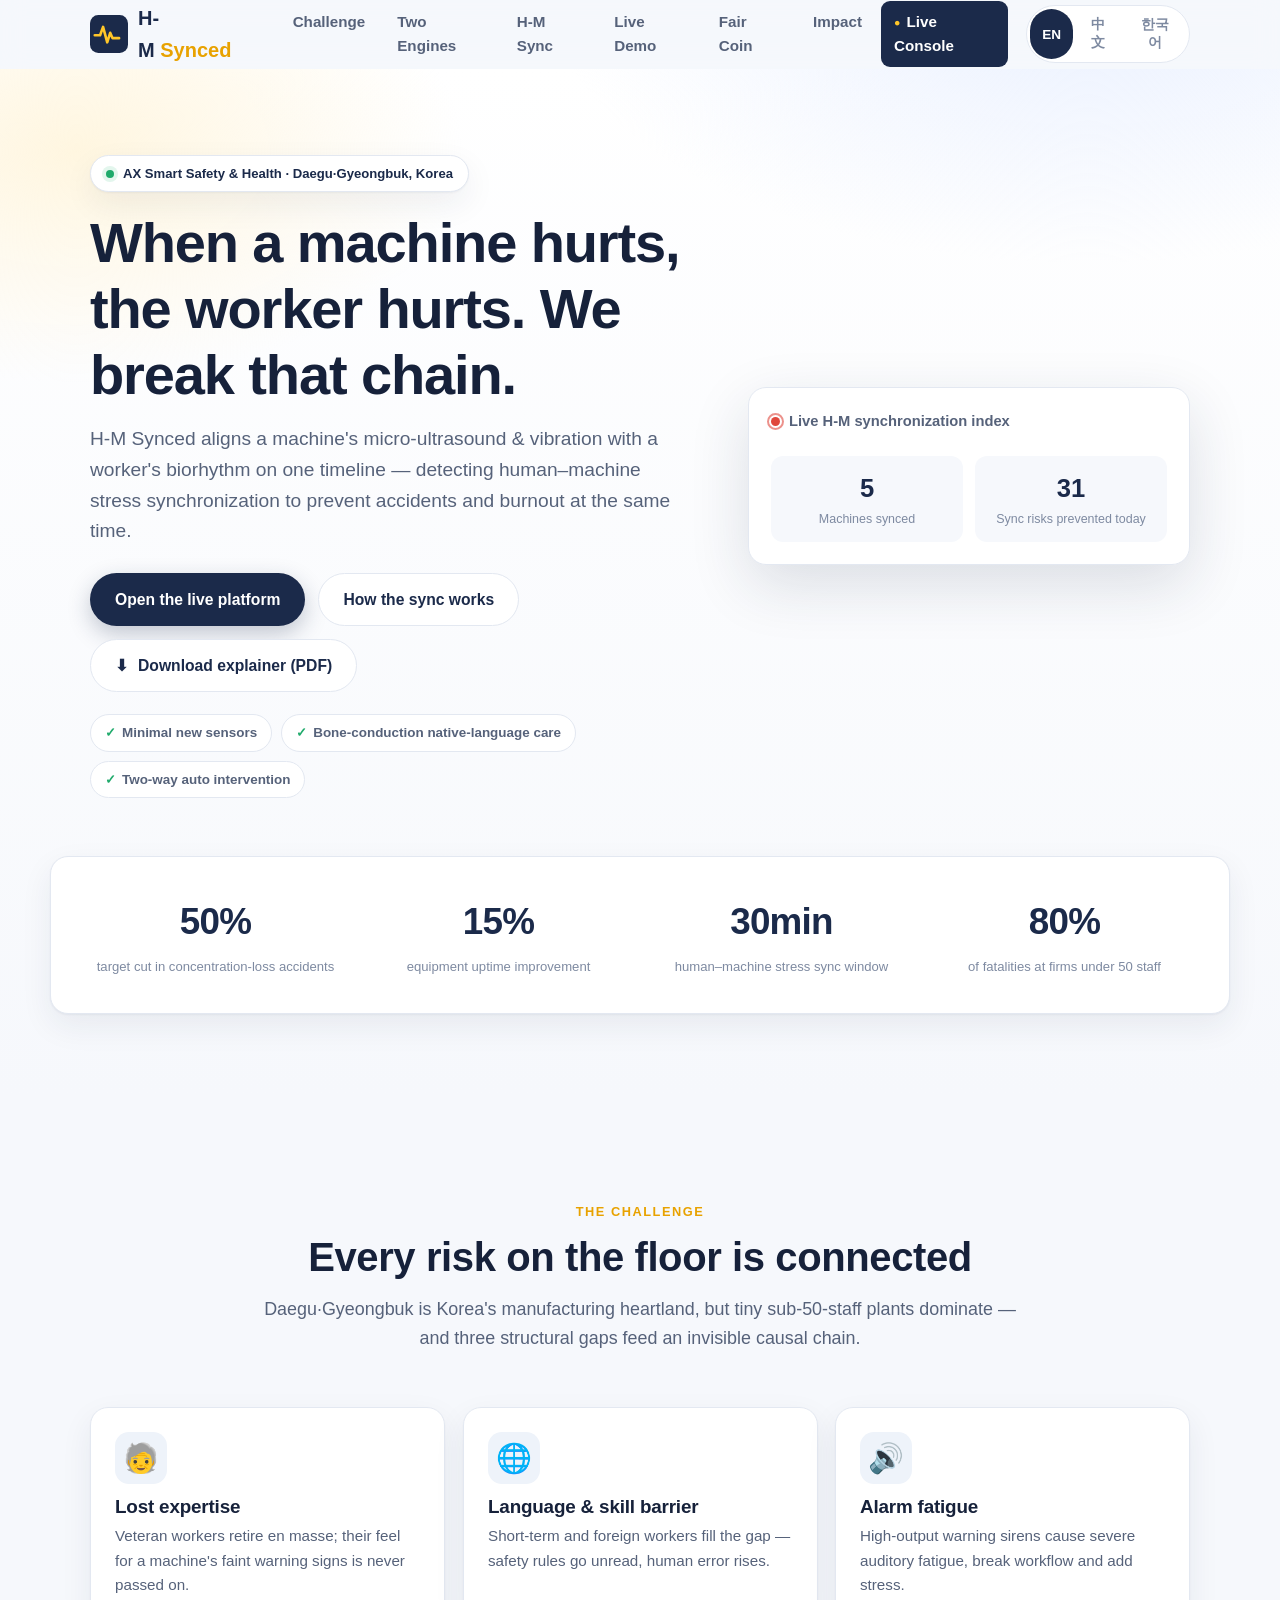
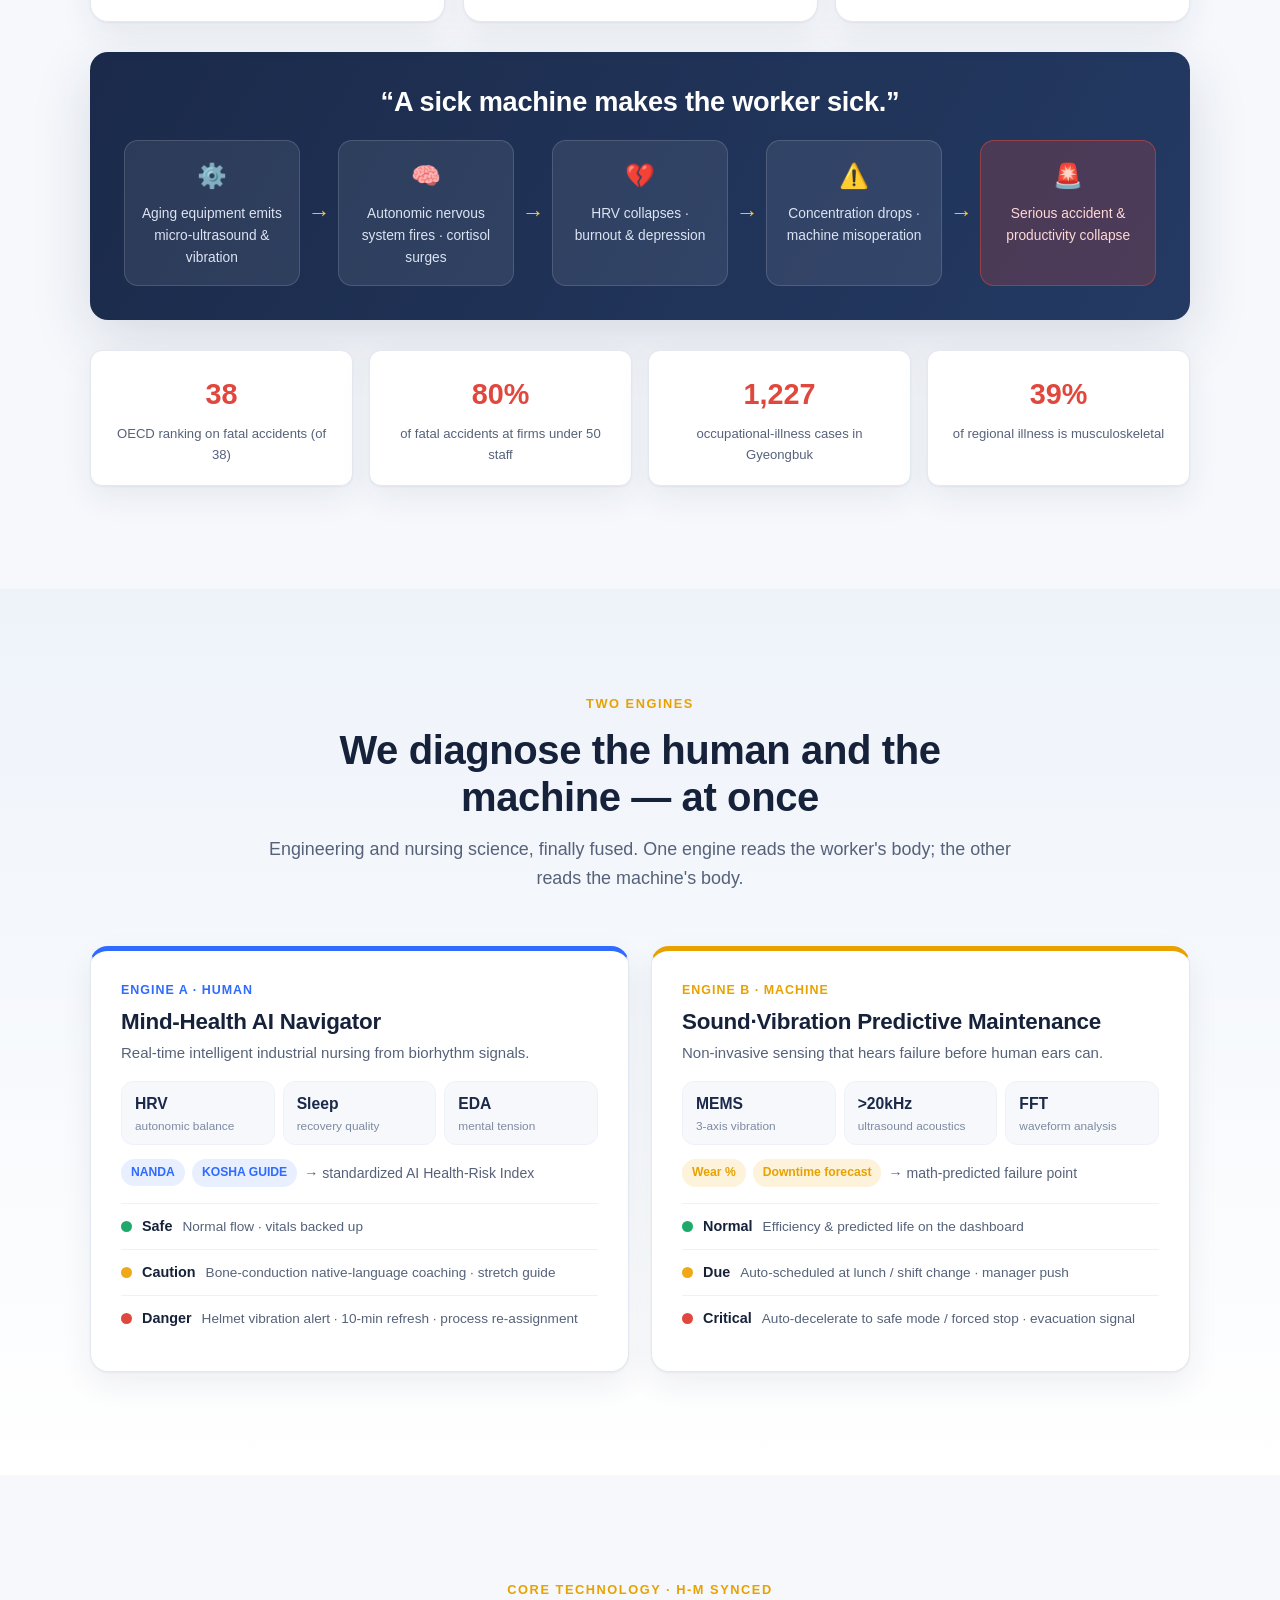
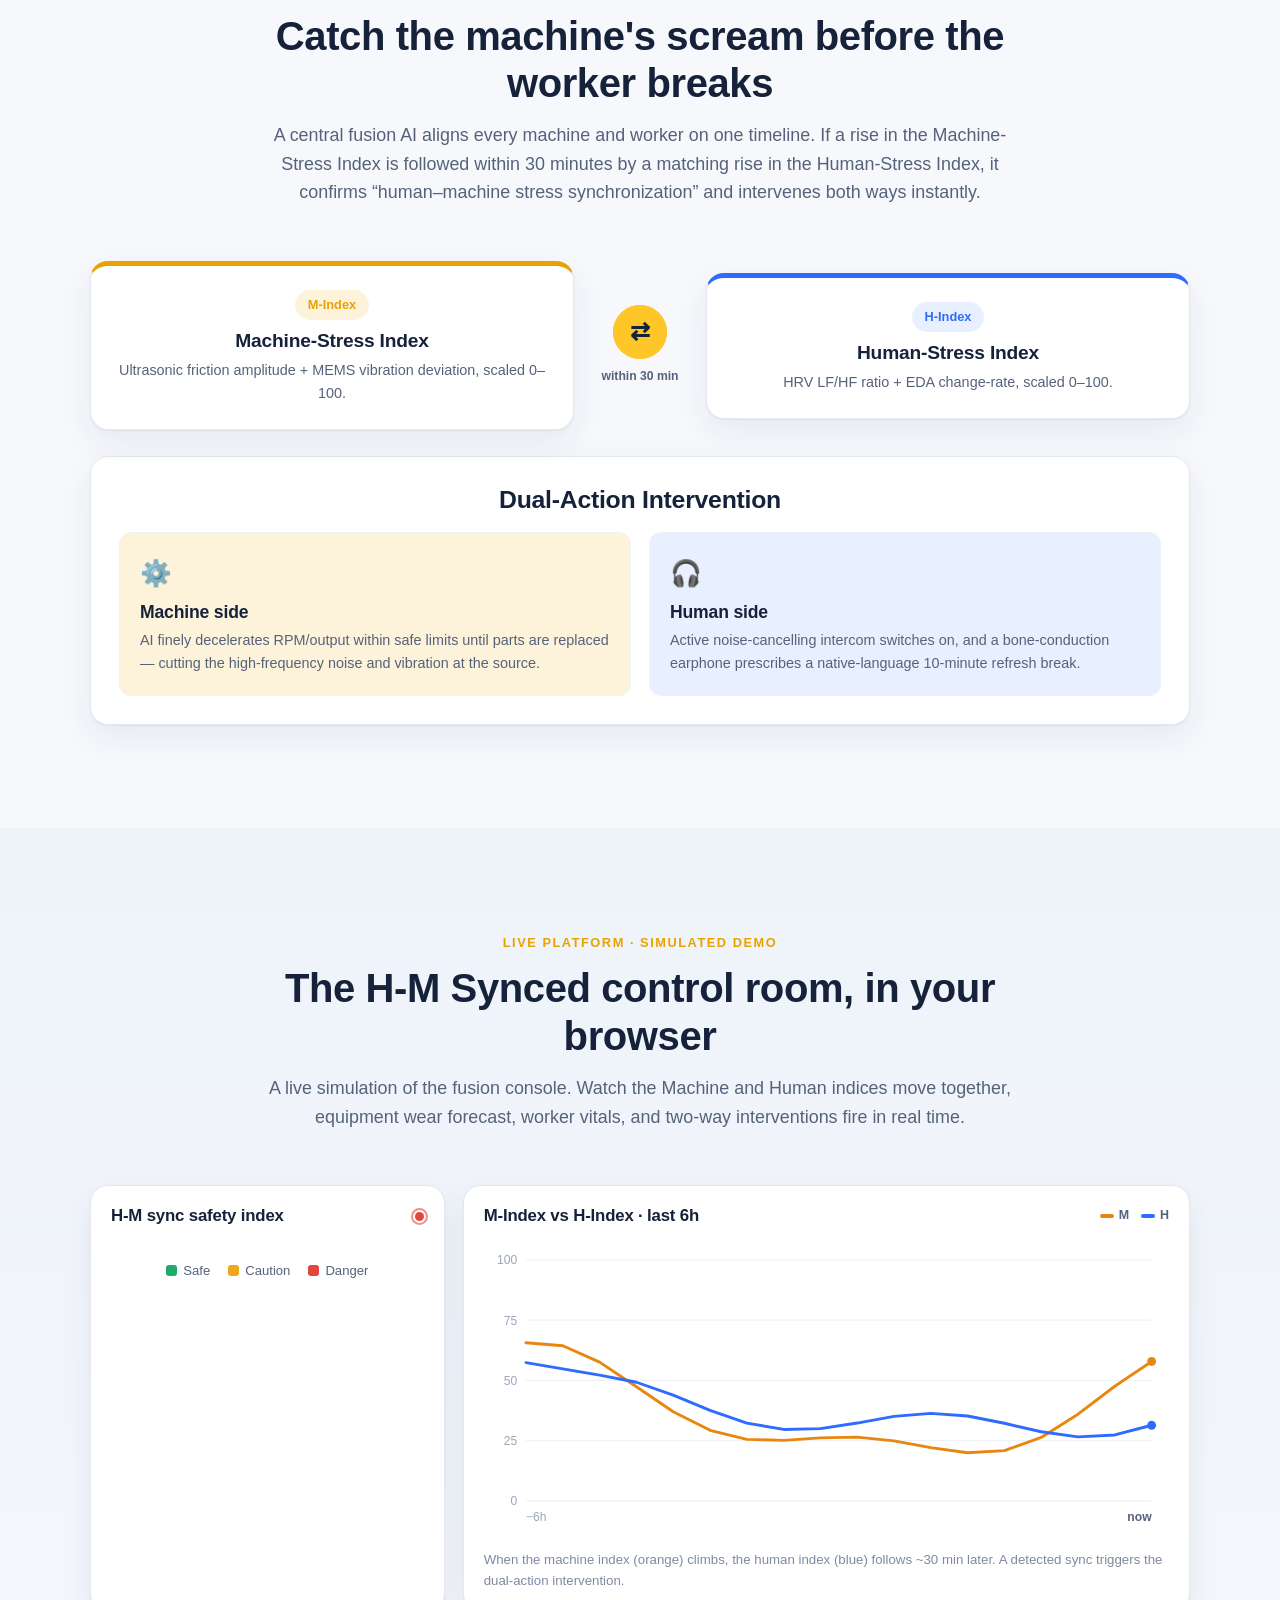
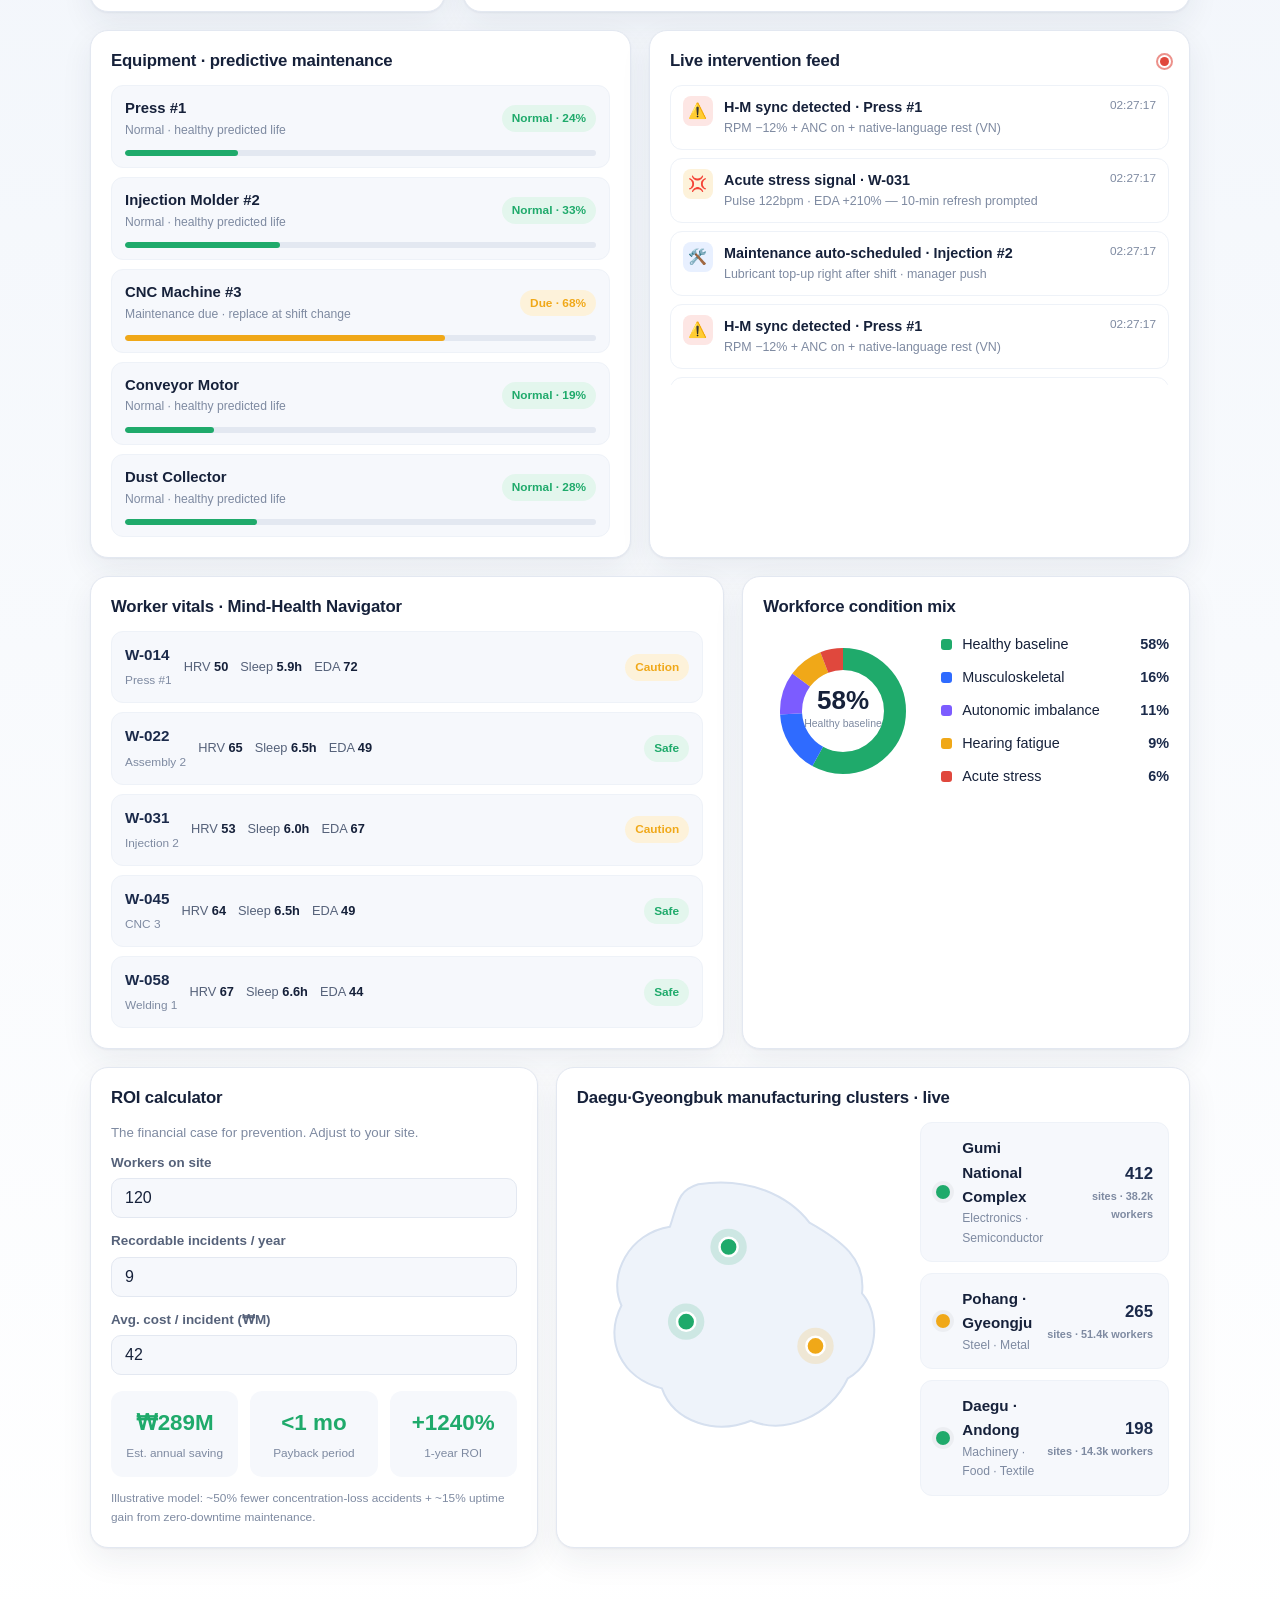
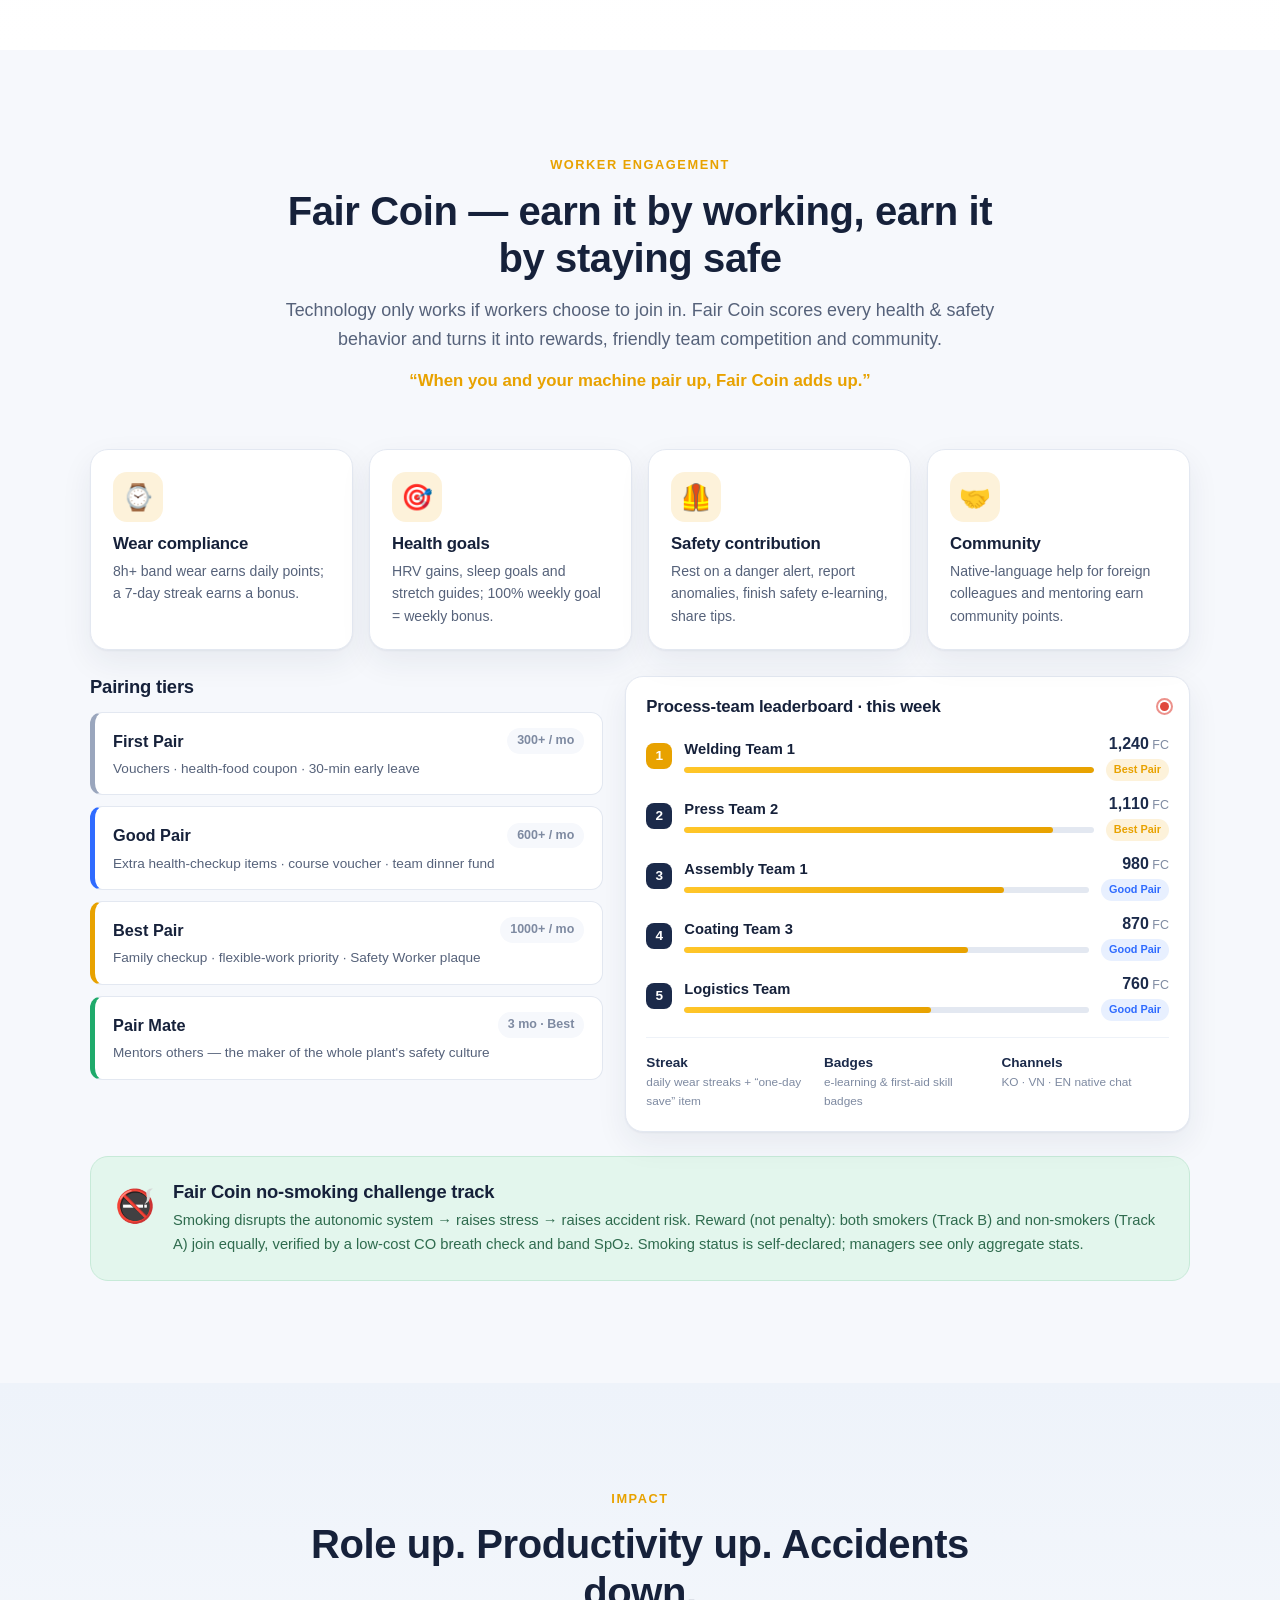
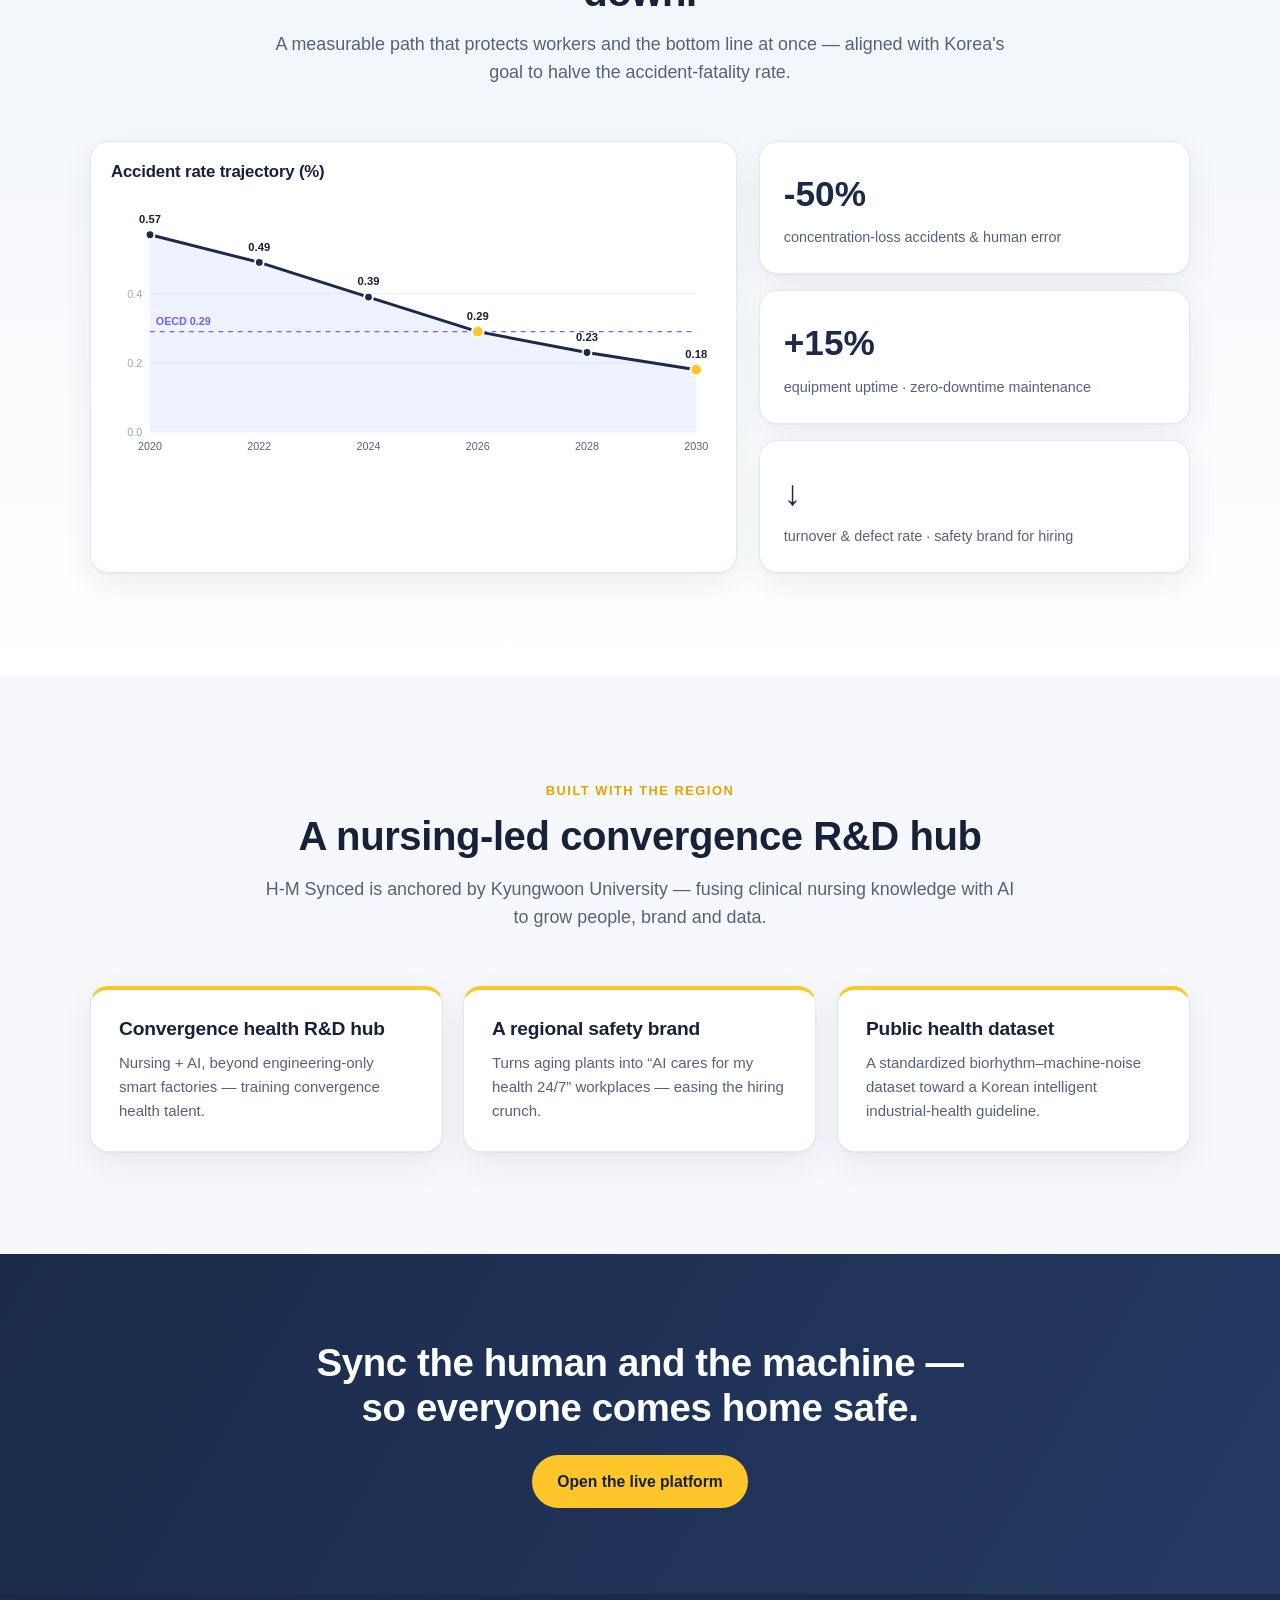
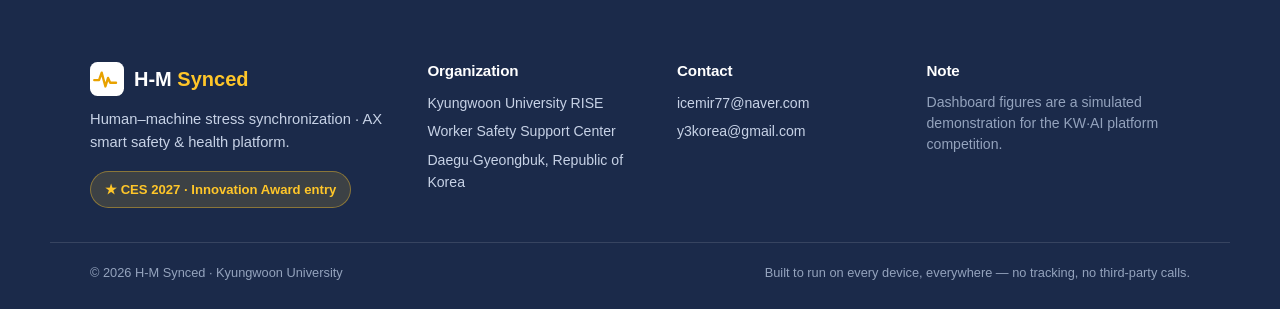
<file: index.html>
<!DOCTYPE html>
<html lang="en">
<head>
<meta charset="UTF-8">
<meta name="viewport" content="width=device-width, initial-scale=1.0, viewport-fit=cover">
<meta name="theme-color" content="#1b2a4a">
<meta name="description" data-i18n="meta.desc" content="H-M Synced — an AX integrated smart safety & health platform that synchronizes machine stress and worker biorhythms to prevent accidents and burnout together.">
<title data-i18n="meta.title">H-M Synced · AX Smart Safety &amp; Health Platform</title>
<link rel="icon" href="data:image/svg+xml,%3Csvg xmlns='http://www.w3.org/2000/svg' viewBox='0 0 64 64'%3E%3Crect width='64' height='64' rx='14' fill='%231b2a4a'/%3E%3Cpath d='M8 34h9l5-13 7 24 5-15 4 8h11' fill='none' stroke='%23ffc629' stroke-width='4' stroke-linecap='round' stroke-linejoin='round'/%3E%3C/svg%3E">
<link rel="stylesheet" href="styles.css">
</head>
<body>
<a class="skip-link" href="#main" data-i18n="a11y.skip">Skip to content</a>

<header class="site-header" id="siteHeader">
  <div class="container nav-wrap">
    <a class="brand" href="#top" aria-label="H-M Synced home">
      <svg class="brand-mark" viewBox="0 0 64 64" width="38" height="38" aria-hidden="true">
        <rect width="64" height="64" rx="14" fill="#1b2a4a"/>
        <path d="M8 34h9l5-14 7 26 5-16 4 9h11" fill="none" stroke="#ffc629" stroke-width="4.4" stroke-linecap="round" stroke-linejoin="round"/>
      </svg>
      <span class="brand-name">H-M&nbsp;<span class="brand-k">Synced</span></span>
    </a>

    <nav class="main-nav" id="mainNav" aria-label="Primary">
      <a href="#problem" data-i18n="nav.problem">Challenge</a>
      <a href="#engines" data-i18n="nav.engines">Two Engines</a>
      <a href="#sync" data-i18n="nav.sync">H-M Sync</a>
      <a href="#dashboard" data-i18n="nav.dashboard">Live Demo</a>
      <a href="#faircoin" data-i18n="nav.faircoin">Fair Coin</a>
      <a href="#impact" data-i18n="nav.impact">Impact</a>
      <a href="console.html" class="nav-console" data-i18n="nav.console">Live Console</a>
    </nav>

    <div class="nav-actions">
      <div class="lang-switch" role="group" aria-label="Language">
        <button type="button" data-lang="en" class="lang-btn">EN</button>
        <button type="button" data-lang="zh" class="lang-btn">中文</button>
        <button type="button" data-lang="ko" class="lang-btn">한국어</button>
      </div>
      <button type="button" class="nav-toggle" id="navToggle" aria-label="Menu" aria-expanded="false">
        <span></span><span></span><span></span>
      </button>
    </div>
  </div>
</header>

<main id="main">
<a id="top"></a>

<!-- HERO -->
<section class="hero" id="hero">
  <div class="hero-bg" aria-hidden="true"></div>
  <div class="container hero-inner">
    <div class="hero-copy">
      <span class="eyebrow"><span class="dot"></span><span data-i18n="hero.eyebrow">AX Smart Safety &amp; Health · Daegu·Gyeongbuk</span></span>
      <h1 class="hero-title" data-i18n="hero.title">When a machine hurts, the worker hurts. We break that chain.</h1>
      <p class="hero-sub" data-i18n="hero.sub">H-M Synced aligns a machine's micro-ultrasound &amp; vibration with a worker's biorhythm on one timeline — detecting human–machine stress synchronization to prevent accidents and burnout at the same time.</p>
      <div class="hero-cta">
        <a class="btn btn-primary" href="console.html" data-i18n="hero.ctaPrimary">Open the live platform</a>
        <a class="btn btn-ghost" href="#sync" data-i18n="hero.ctaSecondary">How the sync works</a>
        <a class="btn btn-ghost btn-dl" href="HM_Synced_Paircoin_Report.pdf" download="H-M Synced 설명자료.pdf" data-i18n="hero.ctaPdf">Download explainer (PDF)</a>
      </div>
      <div class="hero-badges">
        <span class="chip" data-i18n="hero.badge1">Minimal new sensors</span>
        <span class="chip" data-i18n="hero.badge2">Bone-conduction native-language care</span>
        <span class="chip" data-i18n="hero.badge3">Two-way auto intervention</span>
      </div>
    </div>

    <div class="hero-panel">
      <div class="hero-card">
        <div class="hero-card-head">
          <span class="live-dot"></span>
          <span data-i18n="hero.cardTitle">Live H-M synchronization index</span>
        </div>
        <div class="gauge-wrap"><div id="heroGauge"></div></div>
        <div class="hero-card-rows">
          <div class="mini-stat"><span class="mini-num" id="heroZones">0</span><span class="mini-lbl" data-i18n="hero.zones">Machines synced</span></div>
          <div class="mini-stat"><span class="mini-num" id="heroAlerts">0</span><span class="mini-lbl" data-i18n="hero.alerts">Sync risks prevented today</span></div>
        </div>
      </div>
    </div>
  </div>

  <div class="container hero-stats">
    <div class="stat"><span class="stat-num" data-count="50" data-suffix="%">0</span><span class="stat-lbl" data-i18n="hero.stat1">target cut in concentration-loss accidents</span></div>
    <div class="stat"><span class="stat-num" data-count="15" data-suffix="%">0</span><span class="stat-lbl" data-i18n="hero.stat2">equipment uptime improvement</span></div>
    <div class="stat"><span class="stat-num" data-count="30" data-suffix="min">0</span><span class="stat-lbl" data-i18n="hero.stat3">human–machine stress sync window</span></div>
    <div class="stat"><span class="stat-num" data-count="80" data-suffix="%">0</span><span class="stat-lbl" data-i18n="hero.stat4">of fatalities at firms under 50 staff</span></div>
  </div>
</section>

<!-- PROBLEM -->
<section class="section" id="problem">
  <div class="container">
    <div class="section-head">
      <span class="kicker" data-i18n="problem.kicker">The challenge</span>
      <h2 class="section-title" data-i18n="problem.title">Every risk on the floor is connected</h2>
      <p class="section-lead" data-i18n="problem.lead">Daegu·Gyeongbuk is Korea's manufacturing heartland, but tiny sub-50-staff plants dominate — and three structural gaps feed an invisible causal chain.</p>
    </div>

    <div class="prob3">
      <article class="prob3-card"><span class="prob3-ic">🧓</span><h3 data-i18n="problem.c1t">Lost expertise</h3><p data-i18n="problem.c1d">Veteran workers retire en masse; their feel for a machine's faint warning signs is never passed on.</p></article>
      <article class="prob3-card"><span class="prob3-ic">🌐</span><h3 data-i18n="problem.c2t">Language &amp; skill barrier</h3><p data-i18n="problem.c2d">Short-term and foreign workers fill the gap — safety rules go unread, human error rises.</p></article>
      <article class="prob3-card"><span class="prob3-ic">🔊</span><h3 data-i18n="problem.c3t">Alarm fatigue</h3><p data-i18n="problem.c3d">High-output warning sirens cause severe auditory fatigue, break workflow and add stress.</p></article>
    </div>

    <div class="chain">
      <h3 class="chain-title" data-i18n="problem.chainTitle">“A sick machine makes the worker sick.”</h3>
      <div class="chain-flow">
        <div class="chain-step"><span class="chain-ic">⚙️</span><p data-i18n="problem.ch1">Aging equipment emits micro-ultrasound &amp; vibration</p></div>
        <span class="chain-arrow" aria-hidden="true">→</span>
        <div class="chain-step"><span class="chain-ic">🧠</span><p data-i18n="problem.ch2">Autonomic nervous system fires · cortisol surges</p></div>
        <span class="chain-arrow" aria-hidden="true">→</span>
        <div class="chain-step"><span class="chain-ic">💔</span><p data-i18n="problem.ch3">HRV collapses · burnout &amp; depression</p></div>
        <span class="chain-arrow" aria-hidden="true">→</span>
        <div class="chain-step"><span class="chain-ic">⚠️</span><p data-i18n="problem.ch4">Concentration drops · machine misoperation</p></div>
        <span class="chain-arrow" aria-hidden="true">→</span>
        <div class="chain-step chain-bad"><span class="chain-ic">🚨</span><p data-i18n="problem.ch5">Serious accident &amp; productivity collapse</p></div>
      </div>
    </div>

    <div class="problem-stats">
      <div class="pstat"><span class="pstat-num">38</span><span class="pstat-lbl" data-i18n="problem.s1">OECD ranking on fatal accidents (of 38)</span></div>
      <div class="pstat"><span class="pstat-num">80%</span><span class="pstat-lbl" data-i18n="problem.s2">of fatal accidents at firms under 50 staff</span></div>
      <div class="pstat"><span class="pstat-num">1,227</span><span class="pstat-lbl" data-i18n="problem.s3">occupational-illness cases in Gyeongbuk</span></div>
      <div class="pstat"><span class="pstat-num">39%</span><span class="pstat-lbl" data-i18n="problem.s4">of regional illness is musculoskeletal</span></div>
    </div>
  </div>
</section>

<!-- TWO ENGINES -->
<section class="section section-tint" id="engines">
  <div class="container">
    <div class="section-head">
      <span class="kicker" data-i18n="eng.kicker">Two engines</span>
      <h2 class="section-title" data-i18n="eng.title">We diagnose the human and the machine — at once</h2>
      <p class="section-lead" data-i18n="eng.lead">Engineering and nursing science, finally fused. One engine reads the worker's body; the other reads the machine's body.</p>
    </div>

    <div class="engine-grid">
      <article class="engine-card engine-human">
        <div class="engine-tag" data-i18n="eng.aTag">Engine A · Human</div>
        <h3 data-i18n="eng.aTitle">Mind-Health AI Navigator</h3>
        <p class="engine-sub" data-i18n="eng.aSub">Real-time intelligent industrial nursing from biorhythm signals.</p>
        <div class="engine-inputs">
          <span class="inp"><b>HRV</b><span data-i18n="eng.aIn1">autonomic balance</span></span>
          <span class="inp"><b data-i18n="eng.aIn2lbl">Sleep</b><span data-i18n="eng.aIn2">recovery quality</span></span>
          <span class="inp"><b>EDA</b><span data-i18n="eng.aIn3">mental tension</span></span>
        </div>
        <p class="engine-logic"><span class="logic-pill">NANDA</span><span class="logic-pill">KOSHA GUIDE</span><span data-i18n="eng.aLogic">→ standardized AI Health-Risk Index</span></p>
        <ul class="engine-stages">
          <li><i class="sdot s-safe"></i><b data-i18n="dash.safe">Safe</b><span data-i18n="eng.aS1">Normal flow · vitals backed up</span></li>
          <li><i class="sdot s-watch"></i><b data-i18n="dash.watch">Caution</b><span data-i18n="eng.aS2">Bone-conduction native-language coaching · stretch guide</span></li>
          <li><i class="sdot s-danger"></i><b data-i18n="dash.danger">Danger</b><span data-i18n="eng.aS3">Helmet vibration alert · 10-min refresh · process re-assignment</span></li>
        </ul>
      </article>

      <article class="engine-card engine-machine">
        <div class="engine-tag" data-i18n="eng.bTag">Engine B · Machine</div>
        <h3 data-i18n="eng.bTitle">Sound·Vibration Predictive Maintenance</h3>
        <p class="engine-sub" data-i18n="eng.bSub">Non-invasive sensing that hears failure before human ears can.</p>
        <div class="engine-inputs">
          <span class="inp"><b data-i18n="eng.bIn1lbl">MEMS</b><span data-i18n="eng.bIn1">3-axis vibration</span></span>
          <span class="inp"><b>&gt;20kHz</b><span data-i18n="eng.bIn2">ultrasound acoustics</span></span>
          <span class="inp"><b>FFT</b><span data-i18n="eng.bIn3">waveform analysis</span></span>
        </div>
        <p class="engine-logic"><span class="logic-pill" data-i18n="eng.bLogicPill">Wear %</span><span class="logic-pill" data-i18n="eng.bLogicPill2">Downtime forecast</span><span data-i18n="eng.bLogic">→ math-predicted failure point</span></p>
        <ul class="engine-stages">
          <li><i class="sdot s-safe"></i><b data-i18n="dash.pdmNormal">Normal</b><span data-i18n="eng.bS1">Efficiency &amp; predicted life on the dashboard</span></li>
          <li><i class="sdot s-watch"></i><b data-i18n="dash.pdmDue">Maintenance due</b><span data-i18n="eng.bS2">Auto-scheduled at lunch / shift change · manager push</span></li>
          <li><i class="sdot s-danger"></i><b data-i18n="dash.pdmCritical">Critical</b><span data-i18n="eng.bS3">Auto-decelerate to safe mode / forced stop · evacuation signal</span></li>
        </ul>
      </article>
    </div>
  </div>
</section>

<!-- H-M SYNC -->
<section class="section" id="sync">
  <div class="container">
    <div class="section-head">
      <span class="kicker" data-i18n="sync.kicker">Core technology · H-M Synced</span>
      <h2 class="section-title" data-i18n="sync.title">Catch the machine's scream before the worker breaks</h2>
      <p class="section-lead" data-i18n="sync.lead">A central fusion AI aligns every machine and worker on one timeline. If a rise in the Machine-Stress Index is followed within 30 minutes by a matching rise in the Human-Stress Index, it confirms “human–machine stress synchronization” and intervenes both ways instantly.</p>
    </div>

    <div class="sync-grid">
      <div class="sync-index sync-m">
        <span class="sync-badge">M-Index</span>
        <h4 data-i18n="sync.mTitle">Machine-Stress Index</h4>
        <p data-i18n="sync.mDesc">Ultrasonic friction amplitude + MEMS vibration deviation, scaled 0–100.</p>
      </div>
      <div class="sync-link" aria-hidden="true">
        <span class="sync-link-pulse"></span>
        <span class="sync-link-label" data-i18n="sync.within30">within 30 min</span>
      </div>
      <div class="sync-index sync-h">
        <span class="sync-badge">H-Index</span>
        <h4 data-i18n="sync.hTitle">Human-Stress Index</h4>
        <p data-i18n="sync.hDesc">HRV LF/HF ratio + EDA change-rate, scaled 0–100.</p>
      </div>
    </div>

    <div class="dual-action">
      <h3 class="dual-title" data-i18n="sync.dualTitle">Dual-Action Intervention</h3>
      <div class="dual-row">
        <div class="dual-card dual-machine"><span class="dual-ic">⚙️</span><h4 data-i18n="sync.dmTitle">Machine side</h4><p data-i18n="sync.dmDesc">AI finely decelerates RPM/output within safe limits until parts are replaced — cutting the high-frequency noise and vibration at the source.</p></div>
        <div class="dual-card dual-human"><span class="dual-ic">🎧</span><h4 data-i18n="sync.dhTitle">Human side</h4><p data-i18n="sync.dhDesc">Active noise-cancelling intercom switches on, and a bone-conduction earphone prescribes a native-language 10-minute refresh break.</p></div>
      </div>
    </div>
  </div>
</section>

<!-- LIVE DASHBOARD -->
<section class="section section-tint" id="dashboard">
  <div class="container">
    <div class="section-head">
      <span class="kicker" data-i18n="dash.kicker">Live platform · simulated demo</span>
      <h2 class="section-title" data-i18n="dash.title">The H-M Synced control room, in your browser</h2>
      <p class="section-lead" data-i18n="dash.lead">A live simulation of the fusion console. Watch the Machine and Human indices move together, equipment wear forecast, worker vitals, and two-way interventions fire in real time.</p>
    </div>

    <div class="dash">
      <div class="dash-card dash-index">
        <div class="dash-card-head"><h3 data-i18n="dash.indexTitle">H-M sync safety index</h3><span class="live-dot"></span></div>
        <div class="big-gauge"><div id="mainGauge"></div></div>
        <div class="index-legend">
          <span><i class="lg lg-safe"></i><span data-i18n="dash.safe">Safe</span></span>
          <span><i class="lg lg-watch"></i><span data-i18n="dash.watch">Caution</span></span>
          <span><i class="lg lg-danger"></i><span data-i18n="dash.danger">Danger</span></span>
        </div>
      </div>

      <div class="dash-card dash-predict">
        <div class="dash-card-head"><h3 data-i18n="dash.dualTitle">M-Index vs H-Index · last 6h</h3>
          <span class="dual-legend"><i style="background:#e8870f"></i>M&nbsp;&nbsp;<i style="background:#2f6bff"></i>H</span>
        </div>
        <div id="dualChart" class="chart-host"></div>
        <p class="dash-note" data-i18n="dash.dualNote">When the machine index (orange) climbs, the human index (blue) follows ~30 min later. A detected sync triggers the dual-action intervention.</p>
      </div>

      <div class="dash-card dash-zones">
        <div class="dash-card-head"><h3 data-i18n="dash.equipTitle">Equipment · predictive maintenance</h3></div>
        <div id="equipList" class="zone-list"></div>
      </div>

      <div class="dash-card dash-feed">
        <div class="dash-card-head"><h3 data-i18n="dash.feedTitle">Live intervention feed</h3><span class="live-dot"></span></div>
        <div id="alertFeed" class="alert-feed"></div>
      </div>

      <div class="dash-card dash-vitals">
        <div class="dash-card-head"><h3 data-i18n="dash.vitalsTitle">Worker vitals · Mind-Health Navigator</h3></div>
        <div id="vitalsList" class="vitals-list"></div>
      </div>

      <div class="dash-card dash-health">
        <div class="dash-card-head"><h3 data-i18n="dash.healthTitle">Workforce condition mix</h3></div>
        <div class="health-split">
          <div id="healthDonut" class="donut-host"></div>
          <ul id="healthLegend" class="health-legend"></ul>
        </div>
      </div>

      <div class="dash-card dash-roi">
        <div class="dash-card-head"><h3 data-i18n="dash.roiTitle">ROI calculator</h3></div>
        <p class="dash-note" data-i18n="dash.roiNote">The financial case for prevention. Adjust to your site.</p>
        <div class="roi-fields">
          <label class="roi-field"><span data-i18n="dash.roiWorkers">Workers on site</span><input type="number" id="roiWorkers" value="120" min="1" max="100000"></label>
          <label class="roi-field"><span data-i18n="dash.roiIncidents">Recordable incidents / year</span><input type="number" id="roiIncidents" value="9" min="0" max="10000"></label>
          <label class="roi-field"><span data-i18n="dash.roiCost">Avg. cost / incident (₩M)</span><input type="number" id="roiCost" value="42" min="0" max="100000"></label>
        </div>
        <div class="roi-out">
          <div class="roi-metric"><span class="roi-val" id="roiSaved">—</span><span class="roi-lbl" data-i18n="dash.roiSaved">Est. annual saving</span></div>
          <div class="roi-metric"><span class="roi-val" id="roiPayback">—</span><span class="roi-lbl" data-i18n="dash.roiPayback">Payback period</span></div>
          <div class="roi-metric"><span class="roi-val" id="roiRoi">—</span><span class="roi-lbl" data-i18n="dash.roiRatio">1-year ROI</span></div>
        </div>
        <p class="roi-disclaimer" data-i18n="dash.roiDisclaimer">Illustrative model: ~50% fewer concentration-loss accidents + ~15% uptime gain from zero-downtime maintenance.</p>
      </div>

      <div class="dash-card dash-map">
        <div class="dash-card-head"><h3 data-i18n="dash.mapTitle">Daegu·Gyeongbuk manufacturing clusters · live</h3></div>
        <div class="map-split">
          <div id="clusterMap" class="map-host"></div>
          <ul id="clusterList" class="cluster-list"></ul>
        </div>
      </div>
    </div>
  </div>
</section>

<!-- FAIR COIN -->
<section class="section" id="faircoin">
  <div class="container">
    <div class="section-head">
      <span class="kicker" data-i18n="fc.kicker">Worker engagement</span>
      <h2 class="section-title" data-i18n="fc.title">Fair Coin — earn it by working, earn it by staying safe</h2>
      <p class="section-lead" data-i18n="fc.lead">Technology only works if workers choose to join in. Fair Coin scores every health &amp; safety behavior and turns it into rewards, friendly team competition and community.</p>
      <p class="fc-slogan" data-i18n="fc.slogan">“When you and your machine pair up, Fair Coin adds up.”</p>
    </div>

    <div class="fc-scores">
      <div class="fc-score"><span class="fc-ic">⌚</span><h4 data-i18n="fc.s1t">Wear compliance</h4><p data-i18n="fc.s1d">8h+ band wear earns daily points; a 7-day streak earns a bonus.</p></div>
      <div class="fc-score"><span class="fc-ic">🎯</span><h4 data-i18n="fc.s2t">Health goals</h4><p data-i18n="fc.s2d">HRV gains, sleep goals and stretch guides; 100% weekly goal = weekly bonus.</p></div>
      <div class="fc-score"><span class="fc-ic">🦺</span><h4 data-i18n="fc.s3t">Safety contribution</h4><p data-i18n="fc.s3d">Rest on a danger alert, report anomalies, finish safety e-learning, share tips.</p></div>
      <div class="fc-score"><span class="fc-ic">🤝</span><h4 data-i18n="fc.s4t">Community</h4><p data-i18n="fc.s4d">Native-language help for foreign colleagues and mentoring earn community points.</p></div>
    </div>

    <div class="fc-split">
      <div class="fc-tiers">
        <h3 class="fc-sub" data-i18n="fc.tiersTitle">Pairing tiers</h3>
        <div class="tier tier1"><div class="tier-h"><b data-i18n="fc.t1n">First Pair</b><span data-i18n="fc.t1q">300+ / mo</span></div><p data-i18n="fc.t1r">Vouchers · health-food coupon · 30-min early leave</p></div>
        <div class="tier tier2"><div class="tier-h"><b data-i18n="fc.t2n">Good Pair</b><span data-i18n="fc.t2q">600+ / mo</span></div><p data-i18n="fc.t2r">Extra health-checkup items · course voucher · team dinner fund</p></div>
        <div class="tier tier3"><div class="tier-h"><b data-i18n="fc.t3n">Best Pair</b><span data-i18n="fc.t3q">1000+ / mo</span></div><p data-i18n="fc.t3r">Family checkup · flexible-work priority · Safety Worker plaque</p></div>
        <div class="tier tier4"><div class="tier-h"><b data-i18n="fc.t4n">Pair Mate</b><span data-i18n="fc.t4q">3 mo · Best</span></div><p data-i18n="fc.t4r">Mentors others — the maker of the whole plant's safety culture</p></div>
      </div>

      <div class="fc-board dash-card">
        <div class="dash-card-head"><h3 data-i18n="fc.boardTitle">Process-team leaderboard · this week</h3><span class="live-dot"></span></div>
        <ul id="fcBoard" class="fc-board-list"></ul>
        <div class="fc-extras">
          <span class="fc-extra"><b data-i18n="fc.streak">Streak</b><span data-i18n="fc.streakD">daily wear streaks + “one-day save” item</span></span>
          <span class="fc-extra"><b data-i18n="fc.badges">Badges</b><span data-i18n="fc.badgesD">e-learning &amp; first-aid skill badges</span></span>
          <span class="fc-extra"><b data-i18n="fc.community">Channels</b><span data-i18n="fc.communityD">KO · VN · EN native chat</span></span>
        </div>
      </div>
    </div>

    <div class="fc-track">
      <span class="fc-track-ic">🚭</span>
      <div>
        <h4 data-i18n="fc.trackTitle">Fair Coin no-smoking challenge track</h4>
        <p data-i18n="fc.trackDesc">Smoking disrupts the autonomic system → raises stress → raises accident risk. Reward (not penalty): both smokers (Track B) and non-smokers (Track A) join equally, verified by a low-cost CO breath check and band SpO₂. Smoking status is self-declared; managers see only aggregate stats.</p>
      </div>
    </div>
  </div>
</section>

<!-- IMPACT -->
<section class="section section-tint" id="impact">
  <div class="container">
    <div class="section-head">
      <span class="kicker" data-i18n="impact.kicker">Impact</span>
      <h2 class="section-title" data-i18n="impact.title">Role up. Productivity up. Accidents down.</h2>
      <p class="section-lead" data-i18n="impact.lead">A measurable path that protects workers and the bottom line at once — aligned with Korea's goal to halve the accident-fatality rate.</p>
    </div>
    <div class="impact-wrap">
      <div class="dash-card impact-chart-card">
        <div class="dash-card-head"><h3 data-i18n="impact.chartTitle">Accident rate trajectory (%)</h3></div>
        <div id="impactChart" class="chart-host"></div>
      </div>
      <div class="impact-kpis">
        <div class="ikpi"><span class="ikpi-num">-50%</span><span class="ikpi-lbl" data-i18n="impact.k1">concentration-loss accidents &amp; human error</span></div>
        <div class="ikpi"><span class="ikpi-num">+15%</span><span class="ikpi-lbl" data-i18n="impact.k2">equipment uptime · zero-downtime maintenance</span></div>
        <div class="ikpi"><span class="ikpi-num">↓</span><span class="ikpi-lbl" data-i18n="impact.k3">turnover &amp; defect rate · safety brand for hiring</span></div>
      </div>
    </div>
  </div>
</section>

<!-- ECOSYSTEM -->
<section class="section" id="ecosystem">
  <div class="container">
    <div class="section-head">
      <span class="kicker" data-i18n="eco.kicker">Built with the region</span>
      <h2 class="section-title" data-i18n="eco.title">A nursing-led convergence R&amp;D hub</h2>
      <p class="section-lead" data-i18n="eco.lead">H-M Synced is anchored by Kyungwoon University — fusing clinical nursing knowledge with AI to grow people, brand and data.</p>
    </div>
    <div class="eco-grid">
      <div class="eco-card"><h4 data-i18n="eco.c1t">Convergence health R&amp;D hub</h4><p data-i18n="eco.c1d">Nursing + AI, beyond engineering-only smart factories — training convergence health talent.</p></div>
      <div class="eco-card"><h4 data-i18n="eco.c2t">A regional safety brand</h4><p data-i18n="eco.c2d">Turns aging plants into “AI cares for my health 24/7” workplaces — easing the hiring crunch.</p></div>
      <div class="eco-card"><h4 data-i18n="eco.c3t">Public health dataset</h4><p data-i18n="eco.c3d">A standardized biorhythm–machine-noise dataset toward a Korean intelligent industrial-health guideline.</p></div>
    </div>
  </div>
</section>

<!-- CTA -->
<section class="cta-band">
  <div class="container cta-inner">
    <h2 data-i18n="cta.title">Sync the human and the machine — so everyone comes home safe.</h2>
    <a class="btn btn-light" href="console.html" data-i18n="cta.btn">Open the live platform</a>
  </div>
</section>

</main>

<footer class="site-footer">
  <div class="container footer-grid">
    <div class="footer-brand">
      <div class="brand">
        <svg class="brand-mark" viewBox="0 0 64 64" width="34" height="34" aria-hidden="true">
          <rect width="64" height="64" rx="14" fill="#ffffff"/>
          <path d="M8 34h9l5-14 7 26 5-16 4 9h11" fill="none" stroke="#e8a200" stroke-width="4.4" stroke-linecap="round" stroke-linejoin="round"/>
        </svg>
        <span class="brand-name brand-name-light">H-M&nbsp;<span class="brand-k">Synced</span></span>
      </div>
      <p class="footer-tag" data-i18n="footer.tag">Human–machine stress synchronization · AX smart safety &amp; health platform.</p>
      <span class="ces-badge">★ CES 2027 · <span data-i18n="footer.ces">Innovation Award entry</span></span>
    </div>
    <div class="footer-col">
      <h5 data-i18n="footer.org">Organization</h5>
      <p>Kyungwoon University RISE</p>
      <p data-i18n="footer.center">Worker Safety Support Center</p>
      <p data-i18n="footer.region">Daegu·Gyeongbuk, Republic of Korea</p>
    </div>
    <div class="footer-col">
      <h5 data-i18n="footer.contact">Contact</h5>
      <p>icemir77@naver.com</p>
      <p>y3korea@gmail.com</p>
    </div>
    <div class="footer-col">
      <h5 data-i18n="footer.note">Note</h5>
      <p class="footer-small" data-i18n="footer.disclaimer">Dashboard figures are a simulated demonstration for the KW·AI platform competition.</p>
    </div>
  </div>
  <div class="container footer-bottom">
    <span>© 2026 H-M Synced · Kyungwoon University</span>
    <span data-i18n="footer.built">Built to run on every device, everywhere — no tracking, no third-party calls.</span>
  </div>
</footer>

<script src="i18n.js"></script>
<script src="app.js"></script>
</body>
</html>
</file>
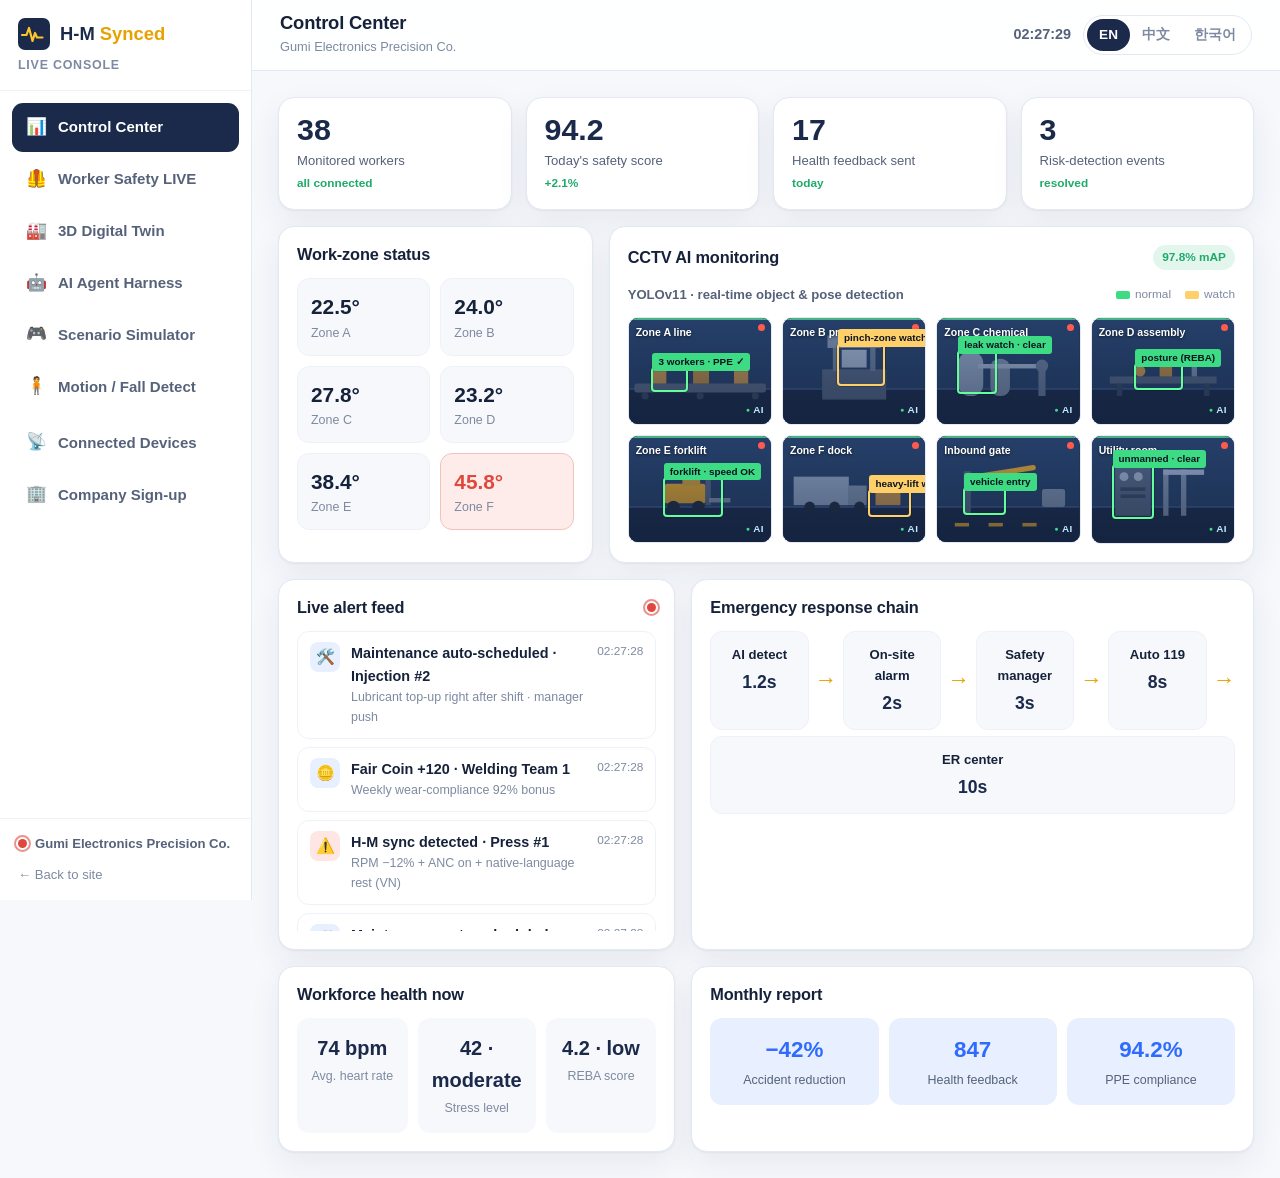
<file: console.html>
<!DOCTYPE html>
<html lang="en">
<head>
<meta charset="UTF-8">
<meta name="viewport" content="width=device-width, initial-scale=1.0, viewport-fit=cover">
<meta name="theme-color" content="#1b2a4a">
<title data-i18n="c.metaTitle">H-M Synced · Live Console</title>
<link rel="icon" href="data:image/svg+xml,%3Csvg xmlns='http://www.w3.org/2000/svg' viewBox='0 0 64 64'%3E%3Crect width='64' height='64' rx='14' fill='%231b2a4a'/%3E%3Cpath d='M8 34h9l5-13 7 24 5-15 4 8h11' fill='none' stroke='%23ffc629' stroke-width='4' stroke-linecap='round' stroke-linejoin='round'/%3E%3C/svg%3E">
<link rel="stylesheet" href="styles.css">
<link rel="stylesheet" href="console.css">
</head>
<body class="console-body">

<div class="cs-shell">
  <!-- ===== SIDEBAR ===== -->
  <aside class="cs-side" id="csSide">
    <a class="cs-brand" href="index.html" aria-label="H-M Synced home">
      <svg viewBox="0 0 64 64" width="32" height="32" aria-hidden="true"><rect width="64" height="64" rx="14" fill="#1b2a4a"/><path d="M8 34h9l5-14 7 26 5-16 4 9h11" fill="none" stroke="#ffc629" stroke-width="4.4" stroke-linecap="round" stroke-linejoin="round"/></svg>
      <span class="cs-brand-name">H-M <b>Synced</b></span>
    </a>
    <div class="cs-side-sub" data-i18n="c.console">Live Console</div>

    <nav class="cs-nav" id="csNav" aria-label="Console">
      <a href="#control" data-view="control"><span class="cs-ic">📊</span><span data-i18n="c.nav.control">Control Center</span></a>
      <a href="#live" data-view="live"><span class="cs-ic">🦺</span><span data-i18n="c.nav.live">Worker Safety LIVE</span></a>
      <a href="#twin" data-view="twin"><span class="cs-ic">🏭</span><span data-i18n="c.nav.twin">3D Digital Twin</span></a>
      <a href="#agent" data-view="agent"><span class="cs-ic">🤖</span><span data-i18n="c.nav.agent">AI Agent Harness</span></a>
      <a href="#sim" data-view="sim"><span class="cs-ic">🎮</span><span data-i18n="c.nav.sim">Scenario Simulator</span></a>
      <div class="cs-nav-group" id="motionGroup">
        <a href="#motion" data-view="motion"><span class="cs-ic">🧍</span><span data-i18n="c.nav.motion">Motion / Fall Detect</span></a>
        <div class="cs-subnav">
          <a href="#motion" data-scn="fall" data-i18n="c.motion.subFall">Fall</a>
          <a href="#motion" data-scn="pinch" data-i18n="c.motion.subPinch">Caught-in</a>
        </div>
      </div>
      <a href="#devices" data-view="devices"><span class="cs-ic">📡</span><span data-i18n="c.nav.devices">Connected Devices</span></a>
      <a href="#signup" data-view="signup"><span class="cs-ic">🏢</span><span data-i18n="c.nav.signup">Company Sign-up</span></a>
    </nav>

    <div class="cs-side-foot">
      <div class="cs-facility"><span class="live-dot"></span><span data-i18n="c.facility">Gumi Electronics Precision Co.</span></div>
      <a class="cs-home" href="index.html">← <span data-i18n="c.home">Back to site</span></a>
    </div>
  </aside>

  <!-- ===== MAIN ===== -->
  <div class="cs-main">
    <header class="cs-top">
      <button class="cs-burger" id="csBurger" aria-label="Menu"><span></span><span></span><span></span></button>
      <div class="cs-top-title"><h1 id="csViewTitle">Control Center</h1><span id="csViewSub" class="cs-top-sub"></span></div>
      <div class="cs-top-actions">
        <span class="cs-clock" id="csClock">--:--:--</span>
        <div class="lang-switch" role="group" aria-label="Language">
          <button type="button" data-lang="en" class="lang-btn">EN</button>
          <button type="button" data-lang="zh" class="lang-btn">中文</button>
          <button type="button" data-lang="ko" class="lang-btn">한국어</button>
        </div>
      </div>
    </header>

    <main class="cs-canvas" id="csCanvas">

      <!-- CONTROL CENTER -->
      <section class="view" id="view-control">
        <div class="kpi-row" id="kpiRow"></div>
        <div class="cs-grid">
          <div class="cs-card cc-zones"><div class="cs-card-head"><h3 data-i18n="c.cc.zones">Work-zone status</h3></div><div id="ccZones" class="zone-grid"></div></div>
          <div class="cs-card cc-cctv"><div class="cs-card-head"><h3 data-i18n="c.cc.cctv">CCTV AI monitoring</h3><span class="tag-acc" id="ccCctvAcc">97.8% mAP</span></div>
            <div class="cctv-bar"><span class="cctv-sub" data-i18n="c.cc.cctvSub">YOLOv11 · real-time object &amp; pose detection</span>
              <span class="cctv-legend"><i><b class="lg-ok"></b><span data-i18n="c.cc.cctvLegOk">normal</span></i><i><b class="lg-wn"></b><span data-i18n="c.cc.cctvLegWarn">watch</span></i></span></div>
            <div id="ccCctv" class="cctv-grid"></div></div>
          <div class="cs-card cc-feed"><div class="cs-card-head"><h3 data-i18n="c.cc.feed">Live alert feed</h3><span class="live-dot"></span></div><div id="ccFeed" class="alert-feed"></div></div>
          <div class="cs-card cc-chain"><div class="cs-card-head"><h3 data-i18n="c.cc.chain">Emergency response chain</h3></div><div id="ccChain" class="chain-row"></div></div>
          <div class="cs-card cc-health"><div class="cs-card-head"><h3 data-i18n="c.cc.health">Workforce health now</h3></div><div id="ccHealth" class="cc-health-grid"></div></div>
          <div class="cs-card cc-report"><div class="cs-card-head"><h3 data-i18n="c.cc.report">Monthly report</h3></div><div id="ccReport" class="cc-report-grid"></div></div>
        </div>
      </section>

      <!-- WORKER LIVE -->
      <section class="view" id="view-live" hidden>
        <div class="cs-card"><div class="cs-card-head"><h3 data-i18n="c.live.title">Live worker monitoring</h3><span class="live-dot"></span><span class="cs-head-note" id="liveCount"></span></div>
          <div id="liveWorkers" class="live-workers"></div></div>
      </section>

      <!-- 3D TWIN -->
      <section class="view" id="view-twin" hidden>
        <div class="cs-card twin-card">
          <div class="cs-card-head"><h3 data-i18n="c.twin.title">3D digital twin · factory floor</h3>
            <div class="twin-ctrls">
              <button class="twin-btn" id="twinRotate" data-i18n="c.twin.autorotate">Auto-rotate</button>
              <span class="twin-hint" data-i18n="c.twin.hint">Drag to rotate · hover a machine</span>
            </div>
          </div>
          <div class="twin-stage" id="twinStage">
            <div class="twin-scene" id="twinScene"></div>
          </div>
          <div class="twin-info" id="twinInfo"></div>
        </div>
      </section>

      <!-- AGENT -->
      <section class="view" id="view-agent" hidden>
        <div class="cs-card"><div class="cs-card-head"><h3 data-i18n="c.agent.pillarsTitle">Agentic AI · SENSE · JUDGE · ACT · CONNECT</h3></div>
          <div id="agentPillars" class="agent-pillars"></div></div>
        <div class="cs-grid-2">
          <div class="cs-card"><div class="cs-card-head"><h3 data-i18n="c.agent.harnessTitle">Agent harness</h3><span class="cs-head-note" data-i18n="c.agent.harnessNote">12 agents</span></div><div id="agentList" class="agent-list"></div></div>
          <div class="cs-card"><div class="cs-card-head"><h3 data-i18n="c.agent.logTitle">Live reasoning log</h3><span class="live-dot"></span></div><div id="agentLog" class="agent-log"></div></div>
        </div>
      </section>

      <!-- SIMULATOR -->
      <section class="view" id="view-sim" hidden>
        <div class="cs-card"><div class="cs-card-head"><h3 data-i18n="c.sim.title">Scenario simulator</h3><span class="cs-head-note" data-i18n="c.sim.note">Trigger an event and watch the platform respond</span></div>
          <div class="sim-btns" id="simBtns"></div>
          <div class="sim-stage">
            <div class="sim-meters">
              <div class="sim-meter"><span class="sim-meter-lbl">M-Index</span><div class="sim-bar"><i id="simM" style="width:18%"></i></div><b id="simMv">18</b></div>
              <div class="sim-meter"><span class="sim-meter-lbl">H-Index</span><div class="sim-bar sim-bar-h"><i id="simH" style="width:14%"></i></div><b id="simHv">14</b></div>
            </div>
            <div class="sim-timeline" id="simTimeline"></div>
          </div>
        </div>
      </section>

      <!-- MOTION DETECT -->
      <section class="view" id="view-motion" hidden>
        <div class="cs-card"><div class="cs-card-head"><h3 data-i18n="c.motion.title">MediaPipe-style pose &amp; fall detection</h3><span class="cs-head-note" data-i18n="c.motion.note">Illustrative demo — no real camera</span></div>
          <div class="motion-split">
            <div class="motion-stage"><canvas id="poseCanvas" width="360" height="320" aria-label="pose skeleton"></canvas>
              <div class="motion-ctrls"><button class="twin-btn" id="motionPlay" data-i18n="c.motion.play">▶ Play</button>
                <button class="twin-btn" id="motionFall" data-i18n="c.motion.fall">Simulate fall</button>
                <button class="twin-btn" id="motionPinch" data-i18n="c.motion.pinch">Simulate caught-in</button></div>
            </div>
            <div class="motion-panel">
              <div class="motion-status" id="motionStatus"></div>
              <div id="motionReba" class="reba-grid"></div>
              <p class="motion-how" data-i18n="c.motion.how">How it works: BlazePose estimates 33 body keypoints in-browser, computes a REBA ergonomic score, and flags sudden vertical drops / inactivity as falls — triggering the emergency chain.</p>
              <div class="motion-chain" id="motionChain"></div>
            </div>
          </div>
        </div>
      </section>

      <!-- DEVICES -->
      <section class="view" id="view-devices" hidden>
        <div class="kpi-row" id="devKpi"></div>
        <div class="cs-card"><div class="cs-card-head"><h3 data-i18n="c.dev.title">Connected device management</h3><span class="cs-head-note" id="devOnline"></span></div>
          <div class="dev-table" id="devTable"></div></div>
      </section>

      <!-- SIGNUP -->
      <section class="view" id="view-signup" hidden>
        <div class="signup-wrap">
          <div class="cs-card signup-card">
            <div class="cs-card-head"><h3 data-i18n="c.signup.title">Company sign-up</h3></div>
            <p class="cs-head-note" data-i18n="c.signup.lead">Start a pilot at your site. We'll tailor the sensor mix and ROI to your facility.</p>
            <form id="signupForm" class="signup-form" novalidate>
              <label class="su-field"><span data-i18n="c.signup.company">Company name</span><input name="company" required></label>
              <label class="su-field"><span data-i18n="c.signup.industry">Industry</span>
                <select name="industry" id="suIndustry"></select></label>
              <label class="su-field"><span data-i18n="c.signup.size">Workforce size</span>
                <select name="size" id="suSize"></select></label>
              <label class="su-field"><span data-i18n="c.signup.name">Contact name</span><input name="contact" required></label>
              <label class="su-field"><span data-i18n="c.signup.email">Email</span><input name="email" type="email" required></label>
              <label class="su-field"><span data-i18n="c.signup.phone">Phone</span><input name="phone" inputmode="tel"></label>
              <label class="su-field su-full"><span data-i18n="c.signup.msg">What worries you most on the floor?</span><textarea name="msg" rows="3"></textarea></label>
              <div class="su-actions"><button type="submit" class="btn btn-primary" data-i18n="c.signup.submit">Request a pilot</button>
                <span class="su-priv" data-i18n="c.signup.priv">Demo only — no data leaves your browser.</span></div>
            </form>
          </div>
          <div class="cs-card signup-done" id="signupDone" hidden></div>
        </div>
      </section>

    </main>
  </div>
</div>

<script src="i18n.js"></script>
<script src="console.js"></script>
</body>
</html>
</file>
<file: styles.css>
/* ===========================================================
   Shine-K — AI Industrial Safety Platform
   Light theme · fully self-contained · responsive everywhere
   =========================================================== */

:root{
  --navy:#1b2a4a;
  --navy-2:#243a63;
  --ink:#16213a;
  --slate:#56627a;
  --muted:#7e8aa1;
  --line:#e3e8f1;
  --line-2:#eef2f8;
  --bg:#f6f8fc;
  --bg-2:#eef3fa;
  --card:#ffffff;
  --yellow:#ffc629;
  --yellow-d:#e8a200;
  --blue:#2f6bff;
  --blue-soft:#e8f0ff;
  --safe:#1faa6b;
  --safe-soft:#e3f6ed;
  --watch:#f0a818;
  --watch-soft:#fdf2da;
  --danger:#e0483d;
  --danger-soft:#fde6e4;
  --radius:18px;
  --radius-sm:12px;
  --shadow:0 1px 2px rgba(27,42,74,.05), 0 12px 32px rgba(27,42,74,.07);
  --shadow-lg:0 20px 60px rgba(27,42,74,.14);
  --maxw:1180px;
  --font:"Segoe UI",-apple-system,BlinkMacSystemFont,Roboto,"Helvetica Neue","PingFang SC","Microsoft YaHei","Hiragino Sans GB","Noto Sans CJK SC","Malgun Gothic","Apple SD Gothic Neo","Noto Sans CJK KR",Arial,sans-serif;
}

*{box-sizing:border-box;margin:0;padding:0}
html{scroll-behavior:smooth;-webkit-text-size-adjust:100%}
body{
  font-family:var(--font);
  color:var(--ink);
  background:var(--bg);
  line-height:1.6;
  font-size:clamp(15px,1.05vw,17px);
  overflow-x:hidden;
  -webkit-font-smoothing:antialiased;
}
img,svg{max-width:100%;display:block}
a{color:inherit;text-decoration:none}
ul{list-style:none}
h1,h2,h3,h4,h5{line-height:1.18;color:var(--ink);font-weight:800;letter-spacing:-.01em}

.container{width:100%;max-width:var(--maxw);margin:0 auto;padding:0 clamp(18px,4vw,40px)}
section[id],#top{scroll-margin-top:84px}

.skip-link{position:absolute;left:-9999px;top:0;background:var(--navy);color:#fff;padding:10px 16px;z-index:200;border-radius:0 0 10px 0}
.skip-link:focus{left:0}

.btn{display:inline-flex;align-items:center;justify-content:center;gap:8px;
  font-weight:700;font-size:.98rem;padding:13px 24px;border-radius:999px;cursor:pointer;
  border:1px solid transparent;transition:transform .15s ease,box-shadow .2s ease,background .2s ease;white-space:nowrap}
.btn:active{transform:translateY(1px)}
.btn-primary{background:var(--navy);color:#fff;box-shadow:0 8px 22px rgba(27,42,74,.25)}
.btn-primary:hover{background:var(--navy-2);box-shadow:0 12px 30px rgba(27,42,74,.32)}
.btn-ghost{background:#fff;color:var(--navy);border-color:var(--line)}
.btn-ghost:hover{border-color:var(--navy);background:#fff}
.btn-light{background:var(--yellow);color:var(--ink)}
.btn-light:hover{background:#ffd45e}
.btn-dl::before{content:"⬇";font-weight:800;margin-right:2px}

/* ---------- header ---------- */
.site-header{position:sticky;top:0;z-index:100;background:rgba(246,248,252,.82);
  backdrop-filter:saturate(140%) blur(12px);-webkit-backdrop-filter:saturate(140%) blur(12px);
  border-bottom:1px solid transparent;transition:border-color .25s,box-shadow .25s,background .25s}
.site-header.scrolled{border-bottom-color:var(--line);box-shadow:0 6px 20px rgba(27,42,74,.06);background:rgba(255,255,255,.92)}
.nav-wrap{display:flex;align-items:center;gap:18px;height:68px}
.brand{display:flex;align-items:center;gap:10px;font-weight:800;font-size:1.25rem;color:var(--navy)}
.brand-mark{flex:0 0 auto}
.brand-k{color:var(--yellow-d)}
.brand-name-light{color:#fff}
.brand-name-light .brand-k{color:var(--yellow)}

.main-nav{display:flex;gap:6px;margin-left:14px}
.main-nav a{padding:9px 13px;border-radius:9px;font-weight:600;font-size:.95rem;color:var(--slate);transition:color .15s,background .15s}
.main-nav a:hover{color:var(--navy);background:var(--bg-2)}
.main-nav a.nav-console{background:var(--navy);color:#fff;font-weight:700}
.main-nav a.nav-console::before{content:"●";color:var(--yellow);margin-right:6px;font-size:.7em;vertical-align:1px}
.main-nav a.nav-console:hover{background:var(--navy-2);color:#fff}

/* dynamic motion (guarded under .js so content is visible without JS) */
.js .reveal{opacity:0;transform:translateY(24px);transition:opacity .6s cubic-bezier(.2,.7,.2,1),transform .6s cubic-bezier(.2,.7,.2,1)}
.js .reveal.in{opacity:1;transform:none}
.tilt{transition:transform .25s ease;transform-style:preserve-3d;will-change:transform}
.hero-card{transition:transform .3s cubic-bezier(.2,.7,.2,1);will-change:transform}

.nav-actions{margin-left:auto;display:flex;align-items:center;gap:12px}
.lang-switch{display:flex;background:#fff;border:1px solid var(--line);border-radius:999px;padding:3px}
.lang-btn{border:0;background:transparent;padding:7px 12px;border-radius:999px;font-weight:700;font-size:.85rem;color:var(--muted);cursor:pointer;transition:.15s;font-family:inherit}
.lang-btn:hover{color:var(--navy)}
.lang-btn.active{background:var(--navy);color:#fff}

.nav-toggle{display:none;flex-direction:column;gap:5px;background:#fff;border:1px solid var(--line);border-radius:10px;width:42px;height:42px;cursor:pointer;align-items:center;justify-content:center}
.nav-toggle span{width:20px;height:2px;background:var(--navy);border-radius:2px;transition:.25s}
.nav-toggle[aria-expanded="true"] span:nth-child(1){transform:translateY(7px) rotate(45deg)}
.nav-toggle[aria-expanded="true"] span:nth-child(2){opacity:0}
.nav-toggle[aria-expanded="true"] span:nth-child(3){transform:translateY(-7px) rotate(-45deg)}

/* ---------- hero ---------- */
.hero{position:relative;padding:clamp(40px,7vw,86px) 0 clamp(46px,7vw,82px);overflow:hidden}
.hero-bg{position:absolute;inset:0;z-index:0;
  background:
    radial-gradient(900px 460px at 85% -8%, #e9f0ff 0%, rgba(233,240,255,0) 60%),
    radial-gradient(700px 420px at 6% 8%, #fff6e0 0%, rgba(255,246,224,0) 55%),
    linear-gradient(180deg,#ffffff 0%, var(--bg) 100%)}
.hero-inner{position:relative;z-index:1;display:grid;grid-template-columns:1.15fr .85fr;gap:clamp(28px,5vw,60px);align-items:center}
.eyebrow{display:inline-flex;align-items:center;gap:9px;background:#fff;border:1px solid var(--line);
  padding:7px 15px;border-radius:999px;font-weight:700;font-size:.82rem;color:var(--navy);box-shadow:var(--shadow)}
.eyebrow .dot{width:8px;height:8px;border-radius:50%;background:var(--safe);box-shadow:0 0 0 4px var(--safe-soft)}
.hero-title{font-size:clamp(2rem,4.6vw,3.5rem);margin:18px 0 16px;letter-spacing:-.02em}
.hero-sub{font-size:clamp(1.02rem,1.5vw,1.22rem);color:var(--slate);max-width:34em}
.hero-cta{display:flex;flex-wrap:wrap;gap:13px;margin-top:26px}
.hero-badges{display:flex;flex-wrap:wrap;gap:9px;margin-top:22px}
.chip{background:#fff;border:1px solid var(--line);border-radius:999px;padding:7px 14px;font-size:.84rem;font-weight:600;color:var(--slate)}
.chip::before{content:"✓";color:var(--safe);font-weight:800;margin-right:6px}

.hero-panel{position:relative}
.hero-card{background:var(--card);border:1px solid var(--line);border-radius:var(--radius);padding:22px;box-shadow:var(--shadow-lg)}
.hero-card-head{display:flex;align-items:center;gap:9px;font-weight:700;color:var(--slate);font-size:.92rem;margin-bottom:6px}
.gauge-wrap{display:flex;justify-content:center;padding:6px 0 2px}
.hero-card-rows{display:grid;grid-template-columns:1fr 1fr;gap:12px;margin-top:8px}
.mini-stat{background:var(--bg);border-radius:var(--radius-sm);padding:12px 14px;text-align:center}
.mini-num{display:block;font-size:1.6rem;font-weight:800;color:var(--navy)}
.mini-lbl{display:block;font-size:.78rem;color:var(--muted);margin-top:2px}

.live-dot{width:9px;height:9px;border-radius:50%;background:var(--danger);position:relative;flex:0 0 auto}
.live-dot::after{content:"";position:absolute;inset:-4px;border-radius:50%;border:2px solid var(--danger);opacity:.6;animation:pulse 1.8s ease-out infinite}
@keyframes pulse{0%{transform:scale(.6);opacity:.7}100%{transform:scale(1.6);opacity:0}}

.hero-stats{position:relative;z-index:1;display:grid;grid-template-columns:repeat(4,1fr);gap:14px;
  margin-top:clamp(30px,5vw,58px);padding:clamp(20px,3vw,30px);background:#fff;border:1px solid var(--line);
  border-radius:var(--radius);box-shadow:var(--shadow)}
.stat{text-align:center;padding:6px}
.stat-num{display:block;font-size:clamp(1.5rem,3vw,2.3rem);font-weight:800;color:var(--navy);letter-spacing:-.02em}
.stat-lbl{display:block;font-size:.82rem;color:var(--muted);margin-top:4px}

/* ---------- generic section ---------- */
.section{padding:clamp(58px,8vw,108px) 0}
.section-tint{background:linear-gradient(180deg,var(--bg-2),#fff)}
.section-head{max-width:760px;margin:0 auto clamp(32px,5vw,54px);text-align:center}
.kicker{display:inline-block;font-weight:800;font-size:.8rem;letter-spacing:.12em;text-transform:uppercase;color:var(--yellow-d);margin-bottom:12px}
.section-title{font-size:clamp(1.6rem,3.4vw,2.5rem)}
.section-lead{margin-top:14px;color:var(--slate);font-size:clamp(1rem,1.4vw,1.14rem)}

/* ---------- problem ---------- */
.hazard-grid{display:grid;grid-template-columns:1fr 1fr;gap:22px}
.hazard-card{background:var(--card);border:1px solid var(--line);border-radius:var(--radius);padding:clamp(22px,3vw,32px);box-shadow:var(--shadow);position:relative;overflow:hidden}
.hazard-card::before{content:"";position:absolute;left:0;top:0;bottom:0;width:5px}
.hazard-acute::before{background:var(--danger)}
.hazard-chronic::before{background:var(--blue)}
.hazard-icon{font-size:2rem;margin-bottom:6px}
.hazard-card h3{font-size:1.5rem}
.hazard-sub{color:var(--muted);font-weight:600;margin-bottom:16px}
.hazard-list li{padding:9px 0 9px 28px;border-top:1px solid var(--line-2);position:relative;color:var(--ink)}
.hazard-list li::before{content:"";position:absolute;left:6px;top:17px;width:8px;height:8px;border-radius:50%}
.hazard-acute .hazard-list li::before{background:var(--danger)}
.hazard-chronic .hazard-list li::before{background:var(--blue)}
.hazard-foot{margin-top:18px;padding:14px 16px;background:var(--bg);border-radius:var(--radius-sm);display:flex;align-items:center;gap:12px}
.hazard-foot strong{font-size:1.7rem;color:var(--navy)}
.hazard-foot span{font-size:.86rem;color:var(--slate)}

.problem-stats{display:grid;grid-template-columns:repeat(4,1fr);gap:16px;margin-top:30px}
.pstat{background:#fff;border:1px solid var(--line);border-radius:var(--radius-sm);padding:20px;text-align:center;box-shadow:var(--shadow)}
.pstat-num{display:block;font-size:1.8rem;font-weight:800;color:var(--danger)}
.pstat-lbl{display:block;font-size:.82rem;color:var(--slate);margin-top:6px}

/* ---------- solution ---------- */
.sources-row{display:flex;flex-wrap:wrap;justify-content:center;gap:14px;margin-bottom:26px}
.source{display:flex;align-items:center;gap:10px;background:#fff;border:1px solid var(--line);border-radius:999px;padding:11px 20px;font-weight:700;color:var(--navy);box-shadow:var(--shadow)}
.source-ic{font-size:1.25rem}
.pipeline{display:flex;align-items:stretch;justify-content:center;gap:10px;flex-wrap:wrap}
.pipe-step{flex:1 1 200px;max-width:255px;background:#fff;border:1px solid var(--line);border-radius:var(--radius);padding:22px;box-shadow:var(--shadow);position:relative}
.pipe-n{display:inline-flex;align-items:center;justify-content:center;width:34px;height:34px;border-radius:50%;background:var(--navy);color:#fff;font-weight:800;margin-bottom:12px}
.pipe-step h4{font-size:1.15rem;margin-bottom:6px}
.pipe-step p{font-size:.92rem;color:var(--slate)}
.pipe-arrow{display:flex;align-items:center;font-size:1.6rem;color:var(--yellow-d);font-weight:800}

/* ---------- dashboard ---------- */
.dash{display:grid;grid-template-columns:repeat(12,1fr);gap:18px}
.dash-card{background:var(--card);border:1px solid var(--line);border-radius:var(--radius);padding:20px;box-shadow:var(--shadow);min-width:0}
.dash-card-head{display:flex;align-items:center;gap:9px;margin-bottom:14px}
.dash-card-head h3{font-size:1.05rem;margin-right:auto}
.dash-note{font-size:.83rem;color:var(--muted);margin-top:10px}
.dash-index{grid-column:span 4}
.dash-predict{grid-column:span 8}
.dash-zones{grid-column:span 5}
.dash-feed{grid-column:span 7}
.dash-health{grid-column:span 6}
.dash-roi{grid-column:span 6}
.dash-map{grid-column:span 12}

.big-gauge{display:flex;justify-content:center;padding:6px 0}
.index-legend{display:flex;justify-content:center;gap:18px;margin-top:8px;font-size:.82rem;color:var(--slate)}
.index-legend span{display:inline-flex;align-items:center;gap:6px}
.lg{width:11px;height:11px;border-radius:3px;display:inline-block}
.lg-safe{background:var(--safe)}.lg-watch{background:var(--watch)}.lg-danger{background:var(--danger)}

.chart-host{width:100%}
.chart-host svg{width:100%;height:auto;display:block}

.zone-list{display:flex;flex-direction:column;gap:9px}
.zone-row{display:grid;grid-template-columns:1fr auto;gap:10px;align-items:center;padding:11px 13px;border:1px solid var(--line-2);border-radius:var(--radius-sm);background:var(--bg);transition:.3s}
.zone-name{font-weight:700;font-size:.93rem}
.zone-meta{font-size:.76rem;color:var(--muted)}
.zone-badge{font-size:.74rem;font-weight:800;padding:4px 10px;border-radius:999px;white-space:nowrap}
.zb-safe{background:var(--safe-soft);color:var(--safe)}
.zb-watch{background:var(--watch-soft);color:var(--watch)}
.zb-danger{background:var(--danger-soft);color:var(--danger)}
.zone-bar{grid-column:1/-1;height:6px;border-radius:4px;background:var(--line);overflow:hidden}
.zone-bar i{display:block;height:100%;border-radius:4px;transition:width .8s cubic-bezier(.2,.7,.2,1)}

.alert-feed{display:flex;flex-direction:column;gap:8px;max-height:300px;overflow:hidden}
.alert-item{display:flex;gap:11px;align-items:flex-start;padding:10px 12px;border-radius:var(--radius-sm);border:1px solid var(--line-2);background:#fff;animation:slideIn .45s ease}
@keyframes slideIn{from{opacity:0;transform:translateY(-8px)}to{opacity:1;transform:none}}
.alert-ic{flex:0 0 auto;width:30px;height:30px;border-radius:8px;display:flex;align-items:center;justify-content:center;font-size:.95rem}
.ai-danger{background:var(--danger-soft)}.ai-watch{background:var(--watch-soft)}.ai-safe{background:var(--safe-soft)}.ai-info{background:var(--blue-soft)}
.alert-body{min-width:0}
.alert-title{font-weight:700;font-size:.9rem}
.alert-sub{font-size:.78rem;color:var(--muted)}
.alert-time{margin-left:auto;font-size:.74rem;color:var(--muted);white-space:nowrap}

.health-split{display:grid;grid-template-columns:auto 1fr;gap:18px;align-items:center}
.donut-host{width:160px;flex:0 0 auto}
.health-legend{display:flex;flex-direction:column;gap:10px}
.health-legend li{display:flex;align-items:center;gap:10px;font-size:.9rem}
.health-legend .hl-dot{width:11px;height:11px;border-radius:3px;flex:0 0 auto}
.health-legend .hl-val{margin-left:auto;font-weight:800;color:var(--navy)}

.roi-fields{display:grid;gap:12px;margin:8px 0 16px}
.roi-field{display:flex;flex-direction:column;gap:5px;font-size:.84rem;font-weight:600;color:var(--slate)}
.roi-field input{font-family:inherit;font-size:1rem;padding:10px 13px;border:1px solid var(--line);border-radius:10px;background:var(--bg);color:var(--ink);width:100%}
.roi-field input:focus{outline:none;border-color:var(--blue);background:#fff;box-shadow:0 0 0 3px var(--blue-soft)}
.roi-out{display:grid;grid-template-columns:repeat(3,1fr);gap:12px}
.roi-metric{background:var(--bg);border-radius:var(--radius-sm);padding:14px 10px;text-align:center}
.roi-val{display:block;font-size:1.4rem;font-weight:800;color:var(--safe)}
.roi-lbl{display:block;font-size:.74rem;color:var(--muted);margin-top:3px}
.roi-disclaimer{font-size:.74rem;color:var(--muted);margin-top:12px}

.map-split{display:grid;grid-template-columns:1.3fr 1fr;gap:20px;align-items:center}
.map-host{width:100%}
.cluster-list{display:flex;flex-direction:column;gap:11px}
.cluster-item{display:grid;grid-template-columns:auto 1fr auto;gap:12px;align-items:center;padding:13px 15px;border:1px solid var(--line-2);border-radius:var(--radius-sm);background:var(--bg)}
.cluster-pin{width:14px;height:14px;border-radius:50%;flex:0 0 auto;box-shadow:0 0 0 4px rgba(0,0,0,.04)}
.cluster-name{font-weight:700;font-size:.95rem}
.cluster-tag{font-size:.76rem;color:var(--muted)}
.cluster-count{font-weight:800;color:var(--navy);font-size:1.05rem;text-align:right}
.cluster-count small{display:block;font-size:.68rem;color:var(--muted);font-weight:600}

/* ---------- how ---------- */
.how-grid{display:grid;grid-template-columns:repeat(3,1fr);gap:20px}
.how-step{background:#fff;border:1px solid var(--line);border-radius:var(--radius);padding:28px;box-shadow:var(--shadow)}
.how-num{font-size:2.4rem;font-weight:800;color:var(--yellow);line-height:1}
.how-step h4{font-size:1.25rem;margin:12px 0 8px}
.how-step p{color:var(--slate)}

/* ---------- features ---------- */
.feature-grid{display:grid;grid-template-columns:repeat(3,1fr);gap:18px}
.feature{background:#fff;border:1px solid var(--line);border-radius:var(--radius);padding:26px;box-shadow:var(--shadow);transition:transform .2s,box-shadow .2s}
.feature:hover{transform:translateY(-4px);box-shadow:var(--shadow-lg)}
.feature-ic{font-size:1.7rem;display:inline-flex;width:54px;height:54px;align-items:center;justify-content:center;background:var(--blue-soft);border-radius:14px;margin-bottom:14px}
.feature h4{font-size:1.16rem;margin-bottom:7px}
.feature p{color:var(--slate);font-size:.95rem}

/* ---------- impact ---------- */
.impact-wrap{display:grid;grid-template-columns:1.5fr 1fr;gap:22px;align-items:stretch}
.impact-chart-card{display:flex;flex-direction:column}
.impact-kpis{display:flex;flex-direction:column;gap:16px}
.ikpi{background:#fff;border:1px solid var(--line);border-radius:var(--radius);padding:24px;box-shadow:var(--shadow);flex:1;display:flex;flex-direction:column;justify-content:center}
.ikpi-num{font-size:2.2rem;font-weight:800;color:var(--navy)}
.ikpi-lbl{font-size:.9rem;color:var(--slate);margin-top:4px}

/* ---------- ecosystem ---------- */
.eco-grid{display:grid;grid-template-columns:repeat(3,1fr);gap:20px}
.eco-card{background:#fff;border:1px solid var(--line);border-radius:var(--radius);padding:28px;box-shadow:var(--shadow);border-top:4px solid var(--yellow)}
.eco-card h4{font-size:1.2rem;margin-bottom:10px}
.eco-card p{color:var(--slate)}

/* ---------- cta ---------- */
.cta-band{background:linear-gradient(120deg,var(--navy),var(--navy-2));padding:clamp(48px,7vw,86px) 0}
.cta-inner{text-align:center;display:flex;flex-direction:column;align-items:center;gap:24px}
.cta-band h2{color:#fff;font-size:clamp(1.5rem,3.2vw,2.4rem);max-width:18em}

/* ---------- footer ---------- */
.site-footer{background:var(--navy);color:#c7d2e6;padding:clamp(44px,6vw,68px) 0 26px}
.footer-grid{display:grid;grid-template-columns:1.4fr 1fr 1fr 1.2fr;gap:30px}
.footer-brand .brand{margin-bottom:12px}
.footer-tag{font-size:.92rem;max-width:24em;margin-bottom:16px}
.ces-badge{display:inline-block;background:rgba(255,198,41,.15);color:var(--yellow);border:1px solid rgba(255,198,41,.4);padding:7px 14px;border-radius:999px;font-weight:700;font-size:.82rem}
.footer-col h5{color:#fff;font-size:.95rem;margin-bottom:12px}
.footer-col p{font-size:.88rem;margin-bottom:6px}
.footer-small{color:#94a3bd;line-height:1.5}
.footer-bottom{margin-top:34px;padding-top:20px;border-top:1px solid rgba(255,255,255,.12);display:flex;justify-content:space-between;gap:14px;flex-wrap:wrap;font-size:.8rem;color:#94a3bd}

/* ============ RESPONSIVE ============ */
@media (max-width:1080px){
  .dash-index{grid-column:span 5}
  .dash-predict{grid-column:span 7}
}
@media (max-width:920px){
  .main-nav{position:fixed;inset:68px 0 auto 0;background:#fff;flex-direction:column;gap:0;padding:10px 18px 18px;
    border-bottom:1px solid var(--line);box-shadow:var(--shadow-lg);transform:translateY(-130%);transition:transform .3s ease;margin-left:0}
  .main-nav.open{transform:translateY(0)}
  .main-nav a{padding:14px 8px;border-bottom:1px solid var(--line-2);border-radius:0;font-size:1rem}
  .nav-toggle{display:flex}
  .hero-inner{grid-template-columns:1fr}
  .hero-panel{max-width:440px}
  .hero-stats{grid-template-columns:repeat(2,1fr);transform:none;margin-top:34px}
  .impact-wrap{grid-template-columns:1fr}
  .dash-index,.dash-predict,.dash-zones,.dash-feed,.dash-health,.dash-roi{grid-column:span 12}
}
@media (max-width:760px){
  .hazard-grid{grid-template-columns:1fr}
  .problem-stats{grid-template-columns:repeat(2,1fr)}
  .how-grid{grid-template-columns:1fr}
  .feature-grid{grid-template-columns:1fr 1fr}
  .eco-grid{grid-template-columns:1fr}
  .footer-grid{grid-template-columns:1fr 1fr}
  .pipe-arrow{transform:rotate(90deg)}
  .pipe-step{max-width:none;flex-basis:100%}
  .map-split{grid-template-columns:1fr}
  .lang-btn{padding:7px 9px;font-size:.8rem}
}
@media (max-width:480px){
  .hero-stats{grid-template-columns:1fr 1fr;gap:10px;padding:18px}
  .roi-out{grid-template-columns:1fr}
  .feature-grid{grid-template-columns:1fr}
  .footer-grid{grid-template-columns:1fr}
  .footer-bottom{flex-direction:column}
  .health-split{grid-template-columns:1fr;justify-items:center;text-align:left}
  .brand-name{font-size:1.1rem}
  .index-legend{gap:12px}
}
@media (max-width:360px){
  .problem-stats{grid-template-columns:1fr}
  .hero-card-rows{grid-template-columns:1fr}
}

@media (prefers-reduced-motion:reduce){
  *{animation-duration:.001ms !important;transition-duration:.001ms !important;scroll-behavior:auto}
}

/* ===================================================================
   H-M Synced v2 components
   =================================================================== */

/* problem: 3 structural cards */
.prob3{display:grid;grid-template-columns:repeat(3,1fr);gap:18px}
.prob3-card{background:var(--card);border:1px solid var(--line);border-radius:var(--radius);padding:24px;box-shadow:var(--shadow)}
.prob3-ic{font-size:1.8rem;display:inline-flex;width:52px;height:52px;align-items:center;justify-content:center;background:var(--bg-2);border-radius:14px;margin-bottom:12px}
.prob3-card h3{font-size:1.18rem;margin-bottom:6px}
.prob3-card p{color:var(--slate);font-size:.95rem}

/* causal chain */
.chain{margin-top:30px;background:linear-gradient(120deg,var(--navy),var(--navy-2));border-radius:var(--radius);padding:clamp(22px,3vw,34px);box-shadow:var(--shadow-lg)}
.chain-title{color:#fff;text-align:center;font-size:clamp(1.2rem,2.4vw,1.7rem);margin-bottom:22px}
.chain-flow{display:flex;align-items:stretch;justify-content:center;gap:8px;flex-wrap:wrap}
.chain-step{flex:1 1 150px;max-width:200px;background:rgba(255,255,255,.08);border:1px solid rgba(255,255,255,.14);border-radius:14px;padding:16px 14px;text-align:center}
.chain-step p{color:#dce4f2;font-size:.86rem;margin-top:8px}
.chain-ic{font-size:1.5rem}
.chain-bad{background:rgba(224,72,61,.22);border-color:rgba(224,72,61,.5)}
.chain-bad p{color:#ffd9d5}
.chain-arrow{display:flex;align-items:center;color:var(--yellow);font-size:1.4rem;font-weight:800}

/* engines */
.engine-grid{display:grid;grid-template-columns:1fr 1fr;gap:22px}
.engine-card{background:var(--card);border:1px solid var(--line);border-radius:var(--radius);padding:clamp(22px,3vw,30px);box-shadow:var(--shadow);border-top:5px solid var(--blue)}
.engine-machine{border-top-color:var(--yellow-d)}
.engine-tag{font-size:.78rem;font-weight:800;letter-spacing:.08em;text-transform:uppercase;color:var(--blue);margin-bottom:8px}
.engine-machine .engine-tag{color:var(--yellow-d)}
.engine-card h3{font-size:1.4rem}
.engine-sub{color:var(--slate);margin:6px 0 16px}
.engine-inputs{display:flex;flex-wrap:wrap;gap:8px;margin-bottom:14px}
.inp{display:flex;flex-direction:column;background:var(--bg);border:1px solid var(--line-2);border-radius:12px;padding:9px 13px;flex:1 1 30%}
.inp b{font-size:.98rem;color:var(--navy)}
.inp span{font-size:.74rem;color:var(--muted)}
.engine-logic{display:flex;flex-wrap:wrap;align-items:center;gap:7px;font-size:.88rem;color:var(--slate);margin-bottom:16px}
.logic-pill{background:var(--blue-soft);color:var(--blue);font-weight:700;font-size:.76rem;padding:4px 10px;border-radius:999px}
.engine-machine .logic-pill{background:var(--watch-soft);color:var(--yellow-d)}
.engine-stages{display:flex;flex-direction:column;gap:0}
.engine-stages li{display:grid;grid-template-columns:auto auto 1fr;gap:10px;align-items:center;padding:11px 0;border-top:1px solid var(--line-2)}
.engine-stages b{font-size:.9rem;white-space:nowrap}
.engine-stages span{font-size:.85rem;color:var(--slate)}
.sdot{width:11px;height:11px;border-radius:50%;flex:0 0 auto}
.s-safe{background:var(--safe)}.s-watch{background:var(--watch)}.s-danger{background:var(--danger)}

/* H-M sync */
.sync-grid{display:grid;grid-template-columns:1fr auto 1fr;gap:18px;align-items:center;margin-bottom:26px}
.sync-index{background:#fff;border:1px solid var(--line);border-radius:var(--radius);padding:24px;box-shadow:var(--shadow);text-align:center}
.sync-m{border-top:5px solid var(--yellow-d)}
.sync-h{border-top:5px solid var(--blue)}
.sync-badge{display:inline-block;font-weight:800;font-size:.8rem;padding:5px 13px;border-radius:999px;margin-bottom:10px}
.sync-m .sync-badge{background:var(--watch-soft);color:var(--yellow-d)}
.sync-h .sync-badge{background:var(--blue-soft);color:var(--blue)}
.sync-index h4{font-size:1.2rem;margin-bottom:6px}
.sync-index p{color:var(--slate);font-size:.9rem}
.sync-link{display:flex;flex-direction:column;align-items:center;gap:8px;min-width:96px}
.sync-link-pulse{width:54px;height:54px;border-radius:50%;background:var(--yellow);position:relative;display:flex;align-items:center;justify-content:center}
.sync-link-pulse::before{content:"⇄";font-size:1.5rem;color:var(--ink);font-weight:800}
.sync-link-pulse::after{content:"";position:absolute;inset:0;border-radius:50%;border:2px solid var(--yellow);animation:pulse 1.8s ease-out infinite}
.sync-link-label{font-size:.76rem;font-weight:700;color:var(--slate);text-align:center}
.dual-action{background:var(--card);border:1px solid var(--line);border-radius:var(--radius);padding:clamp(20px,3vw,28px);box-shadow:var(--shadow)}
.dual-title{text-align:center;font-size:clamp(1.2rem,2.2vw,1.55rem);margin-bottom:18px}
.dual-row{display:grid;grid-template-columns:1fr 1fr;gap:18px}
.dual-card{border-radius:var(--radius-sm);padding:20px;border:1px solid var(--line-2)}
.dual-machine{background:var(--watch-soft)}
.dual-human{background:var(--blue-soft)}
.dual-ic{font-size:1.6rem}
.dual-card h4{font-size:1.1rem;margin:8px 0 6px}
.dual-card p{font-size:.9rem;color:var(--slate)}

/* dashboard grid rebalance for v2 */
.dash-zones{grid-column:span 6}
.dash-feed{grid-column:span 6}
.dash-vitals{grid-column:span 7}
.dash-health{grid-column:span 5}
.dash-roi{grid-column:span 5}
.dash-map{grid-column:span 7}
.dual-legend{display:inline-flex;align-items:center;gap:5px;font-size:.78rem;font-weight:700;color:var(--slate)}
.dual-legend i{width:14px;height:4px;border-radius:2px;display:inline-block}

/* worker vitals */
.vitals-list{display:flex;flex-direction:column;gap:9px}
.vital-row{display:grid;grid-template-columns:auto 1fr auto;gap:12px;align-items:center;padding:11px 13px;border:1px solid var(--line-2);border-radius:var(--radius-sm);background:var(--bg)}
.vital-id b{font-size:.95rem;color:var(--navy);display:block}
.vital-id span{font-size:.74rem;color:var(--muted)}
.vital-metrics{display:flex;gap:12px;flex-wrap:wrap;font-size:.8rem;color:var(--slate)}
.vital-metrics b{color:var(--ink)}

/* fair coin */
.fc-slogan{margin-top:14px;font-weight:700;color:var(--yellow-d);font-size:1.05rem}
.fc-scores{display:grid;grid-template-columns:repeat(4,1fr);gap:16px;margin-bottom:26px}
.fc-score{background:#fff;border:1px solid var(--line);border-radius:var(--radius);padding:22px;box-shadow:var(--shadow)}
.fc-ic{font-size:1.6rem;display:inline-flex;width:50px;height:50px;align-items:center;justify-content:center;background:var(--watch-soft);border-radius:14px;margin-bottom:12px}
.fc-score h4{font-size:1.05rem;margin-bottom:6px}
.fc-score p{font-size:.88rem;color:var(--slate)}
.fc-split{display:grid;grid-template-columns:1fr 1.1fr;gap:22px;align-items:start}
.fc-sub{font-size:1.15rem;margin-bottom:14px}
.tier{background:#fff;border:1px solid var(--line);border-radius:var(--radius-sm);padding:15px 18px;margin-bottom:11px;border-left:5px solid var(--line)}
.tier1{border-left-color:#9aa6bd}.tier2{border-left-color:var(--blue)}.tier3{border-left-color:var(--yellow-d)}.tier4{border-left-color:var(--safe)}
.tier-h{display:flex;justify-content:space-between;align-items:center;gap:10px;margin-bottom:4px}
.tier-h b{font-size:1.02rem}
.tier-h span{font-size:.78rem;font-weight:700;color:var(--muted);background:var(--bg);padding:3px 10px;border-radius:999px}
.tier p{font-size:.85rem;color:var(--slate)}
.fc-board{padding:20px}
.fc-board-list{display:flex;flex-direction:column;gap:10px;margin-bottom:16px}
.fc-row{display:grid;grid-template-columns:auto 1fr auto;gap:12px;align-items:center}
.fc-rank{width:26px;height:26px;border-radius:8px;background:var(--navy);color:#fff;font-weight:800;font-size:.85rem;display:flex;align-items:center;justify-content:center}
.fc-row:first-child .fc-rank{background:var(--yellow-d)}
.fc-tn{font-weight:700;font-size:.92rem;margin-bottom:5px}
.fc-bar{display:block;height:6px;border-radius:4px;background:var(--line);overflow:hidden}
.fc-bar i{display:block;height:100%;background:linear-gradient(90deg,var(--yellow),var(--yellow-d));border-radius:4px;transition:width .8s}
.fc-amt{text-align:right;font-size:.78rem;color:var(--muted);white-space:nowrap}
.fc-amt b{font-size:1rem;color:var(--navy)}
.tci{display:block;margin-top:3px;font-size:.68rem;font-weight:700;padding:2px 8px;border-radius:999px}
.tci-best{background:var(--watch-soft);color:var(--yellow-d)}
.tci-good{background:var(--blue-soft);color:var(--blue)}
.tci-first{background:var(--bg-2);color:var(--slate)}
.fc-extras{display:flex;flex-wrap:wrap;gap:10px;border-top:1px solid var(--line-2);padding-top:14px}
.fc-extra{display:flex;flex-direction:column;flex:1 1 28%}
.fc-extra b{font-size:.85rem;color:var(--navy)}
.fc-extra span{font-size:.74rem;color:var(--muted)}
.fc-track{display:flex;gap:18px;align-items:flex-start;margin-top:24px;background:var(--safe-soft);border:1px solid #c7ead8;border-radius:var(--radius);padding:24px}
.fc-track-ic{font-size:2rem;flex:0 0 auto}
.fc-track h4{font-size:1.15rem;margin-bottom:6px}
.fc-track p{color:#2f6b4e;font-size:.92rem}

@media (max-width:1080px){
  .dash-zones,.dash-feed,.dash-vitals,.dash-health,.dash-roi,.dash-map{grid-column:span 12}
}
@media (max-width:920px){
  .dash-vitals{grid-column:span 12}
  .engine-grid{grid-template-columns:1fr}
  .sync-grid{grid-template-columns:1fr}
  .sync-link{flex-direction:row;justify-content:center;min-width:0}
  .sync-link-pulse{transform:rotate(90deg)}
  .fc-split{grid-template-columns:1fr}
}
@media (max-width:760px){
  .prob3{grid-template-columns:1fr}
  .chain-arrow{transform:rotate(90deg)}
  .chain-step{flex-basis:100%;max-width:none}
  .dual-row{grid-template-columns:1fr}
  .fc-scores{grid-template-columns:1fr 1fr}
  .vital-row{grid-template-columns:1fr auto}
  .vital-metrics{grid-column:1/-1;order:3}
}
@media (max-width:480px){
  .fc-scores{grid-template-columns:1fr}
  .engine-inputs{flex-direction:column}
  .fc-extras{flex-direction:column}
}

/* causal chain — animated traveling pulse */
.chain-flow .chain-step{transition:transform .3s ease,box-shadow .3s ease;animation:chainStep 4.2s ease-in-out infinite}
.chain-flow .chain-step .chain-ic{transition:transform .3s ease;display:inline-block}
.chain-flow .chain-step:nth-of-type(1){animation-delay:0s}
.chain-flow .chain-step:nth-of-type(2){animation-delay:.5s}
.chain-flow .chain-step:nth-of-type(3){animation-delay:1s}
.chain-flow .chain-step:nth-of-type(4){animation-delay:1.5s}
.chain-flow .chain-step:nth-of-type(5){animation-delay:2s}
@keyframes chainStep{0%,20%,100%{transform:translateY(0);box-shadow:none}7%,13%{transform:translateY(-7px);box-shadow:0 12px 26px rgba(255,198,41,.42),0 0 0 2px var(--yellow) inset}}
.chain-flow .chain-arrow{animation:chainArrow 4.2s ease-in-out infinite}
.chain-flow .chain-arrow:nth-of-type(1){animation-delay:.28s}
.chain-flow .chain-arrow:nth-of-type(2){animation-delay:.78s}
.chain-flow .chain-arrow:nth-of-type(3){animation-delay:1.28s}
.chain-flow .chain-arrow:nth-of-type(4){animation-delay:1.78s}
@keyframes chainArrow{0%,22%,100%{opacity:.45;transform:none}9%{opacity:1;transform:translateX(4px) scale(1.25)}}

/* cluster list — hover reveals extra info */
.cluster-item{display:block}
.ci-top{display:grid;grid-template-columns:auto 1fr auto;gap:12px;align-items:center}
.cluster-item{transition:border-color .2s,box-shadow .2s;cursor:pointer}
.cluster-item:hover,.cluster-item:focus-within{border-color:var(--navy);box-shadow:var(--shadow);outline:none}
.cluster-extra{display:grid;grid-template-columns:repeat(3,1fr);gap:8px;max-height:0;opacity:0;overflow:hidden;margin-top:0;transition:max-height .32s ease,opacity .32s ease,margin-top .32s ease}
.cluster-item:hover .cluster-extra,.cluster-item:focus-within .cluster-extra{max-height:72px;opacity:1;margin-top:11px}
.cx{background:#fff;border:1px solid var(--line-2);border-radius:9px;padding:8px 6px;text-align:center;font-size:.7rem;color:var(--muted)}
.cx b{display:block;font-size:1rem;color:var(--navy);margin-bottom:1px}
</file>
<file: console.css>
/* ===========================================================
   H-M Synced — Live Console styles (light theme)
   depends on styles.css variables
   =========================================================== */
.console-body{background:var(--bg);overflow-x:hidden}
.cs-shell{display:flex;min-height:100vh}

/* sidebar */
.cs-side{width:252px;flex:0 0 252px;background:#fff;border-right:1px solid var(--line);
  display:flex;flex-direction:column;position:sticky;top:0;height:100vh;z-index:60}
.cs-brand{display:flex;align-items:center;gap:10px;padding:18px 18px 6px;font-weight:800;color:var(--navy);font-size:1.15rem}
.cs-brand b{color:var(--yellow-d)}
.cs-side-sub{padding:0 18px 14px;font-size:.78rem;font-weight:700;letter-spacing:.06em;text-transform:uppercase;color:var(--muted);border-bottom:1px solid var(--line-2)}
.cs-nav{display:flex;flex-direction:column;gap:3px;padding:12px 12px;overflow-y:auto;flex:1}
.cs-nav a{display:flex;align-items:center;gap:11px;padding:11px 13px;border-radius:11px;font-weight:600;font-size:.94rem;color:var(--slate);transition:background .15s,color .15s}
.cs-nav a .cs-ic{font-size:1.05rem;width:22px;text-align:center}
.cs-nav a:hover{background:var(--bg-2);color:var(--navy)}
.cs-nav a.active{background:var(--navy);color:#fff}
.cs-nav-group{display:flex;flex-direction:column}
.cs-subnav{display:flex;flex-direction:column;max-height:0;overflow:hidden;transition:max-height .26s ease;margin:2px 0 2px 30px;border-left:2px solid var(--line)}
.cs-nav-group:hover .cs-subnav,.cs-nav-group.open .cs-subnav{max-height:130px}
.cs-subnav a{padding:8px 12px;font-size:.85rem;color:var(--slate);border-radius:8px;font-weight:600}
.cs-subnav a::before{content:"›";margin-right:7px;color:var(--yellow-d);font-weight:800}
.cs-subnav a:hover{color:var(--navy);background:var(--bg-2)}
.cs-subnav a.scn-active{color:var(--navy);background:var(--bg-2)}
.cs-side-foot{padding:14px 18px;border-top:1px solid var(--line-2)}
.cs-facility{display:flex;align-items:center;gap:8px;font-size:.82rem;color:var(--slate);font-weight:600;margin-bottom:8px}
.cs-home{font-size:.82rem;color:var(--muted)}
.cs-home:hover{color:var(--navy)}

/* main */
.cs-main{flex:1;min-width:0;display:flex;flex-direction:column}
.cs-top{position:sticky;top:0;z-index:50;display:flex;align-items:center;gap:14px;
  background:rgba(255,255,255,.9);backdrop-filter:blur(10px);-webkit-backdrop-filter:blur(10px);
  border-bottom:1px solid var(--line);padding:12px clamp(16px,3vw,28px)}
.cs-top-title h1{font-size:1.15rem}
.cs-top-sub{font-size:.8rem;color:var(--muted)}
.cs-top-actions{margin-left:auto;display:flex;align-items:center;gap:12px}
.cs-clock{font-variant-numeric:tabular-nums;font-weight:700;color:var(--slate);font-size:.9rem}
.cs-burger{display:none;flex-direction:column;gap:5px;width:40px;height:40px;border:1px solid var(--line);border-radius:10px;background:#fff;cursor:pointer;align-items:center;justify-content:center}
.cs-burger span{width:18px;height:2px;background:var(--navy);border-radius:2px}
.cs-canvas{padding:clamp(16px,3vw,26px);flex:1}
.view{animation:viewIn .35s ease}
@keyframes viewIn{from{opacity:0;transform:translateY(8px)}to{opacity:1;transform:none}}

/* generic console card */
.cs-card{background:#fff;border:1px solid var(--line);border-radius:16px;padding:18px;box-shadow:var(--shadow);min-width:0}
.cs-card-head{display:flex;align-items:center;gap:9px;margin-bottom:14px}
.cs-card-head h3{font-size:1.02rem;margin-right:auto}
.cs-head-note{font-size:.8rem;color:var(--muted)}
.tag-acc{font-size:.74rem;font-weight:800;color:var(--safe);background:var(--safe-soft);padding:3px 9px;border-radius:999px}

/* kpi row */
.kpi-row{display:grid;grid-template-columns:repeat(4,1fr);gap:14px;margin-bottom:16px}
.kpi{background:#fff;border:1px solid var(--line);border-radius:16px;padding:16px 18px;box-shadow:var(--shadow);transition:transform .18s,box-shadow .18s}
.kpi:hover{transform:translateY(-3px);box-shadow:var(--shadow-lg)}
.kpi-v{font-size:1.9rem;font-weight:800;color:var(--navy);line-height:1}
.kpi-k{font-size:.82rem;color:var(--slate);margin-top:6px}
.kpi-d{font-size:.74rem;color:var(--safe);font-weight:700;margin-top:3px}

/* control-center grid */
.cs-grid{display:grid;grid-template-columns:repeat(12,1fr);gap:16px}
.cc-zones{grid-column:span 4}.cc-cctv{grid-column:span 8}
.cc-feed{grid-column:span 5}.cc-chain{grid-column:span 7}
.cc-health{grid-column:span 5}.cc-report{grid-column:span 7}
.cs-grid-2{display:grid;grid-template-columns:1fr 1fr;gap:16px;margin-top:16px}

.zone-grid{display:grid;grid-template-columns:1fr 1fr;gap:10px}
.zcell{border:1px solid var(--line-2);border-radius:12px;padding:11px 13px;background:var(--bg)}
.zcell .zt{font-size:1.3rem;font-weight:800}
.zcell .zn{font-size:.78rem;color:var(--muted)}
.cctv-grid{display:grid;grid-template-columns:repeat(4,1fr);gap:10px}
.cctv{position:relative;aspect-ratio:4/3;border-radius:10px;background:linear-gradient(135deg,#1b2a4a,#33476e);overflow:hidden;border:1px solid var(--line)}
.cctv-scene{position:absolute;inset:0;width:100%;height:100%;display:block}
.cctv-shade{position:absolute;inset:0;background:linear-gradient(180deg,rgba(12,22,42,.15),rgba(12,22,42,.5));z-index:1}
.cctv b{position:absolute;left:7px;top:6px;font-size:.66rem;color:#fff;font-weight:800;text-shadow:0 1px 3px rgba(0,0,0,.6);z-index:2}
.cctv .scan,.cctv .rec,.cctv .cbox,.cctv .cai{z-index:2}
.cctv .box{position:absolute;border:2px solid #62ff9a;border-radius:3px}
.cctv .rec{position:absolute;right:6px;top:6px;width:7px;height:7px;border-radius:50%;background:#ff5a4d}
.cctv .scan{position:absolute;left:0;right:0;height:2px;background:rgba(98,255,154,.6);animation:scan 3s linear infinite}
@keyframes scan{0%{top:0}100%{top:100%}}
.chain-row{display:flex;align-items:stretch;gap:6px;flex-wrap:wrap}
.chain-node{flex:1 1 90px;background:var(--bg);border:1px solid var(--line-2);border-radius:12px;padding:12px 8px;text-align:center}
.chain-node .cn-t{font-size:.82rem;font-weight:700;color:var(--ink)}
.chain-node .cn-s{font-size:1.1rem;font-weight:800;color:var(--navy);margin-top:3px}
.chain-arrow{display:flex;align-items:center;color:var(--yellow-d);font-weight:800}
.cc-health-grid{display:grid;grid-template-columns:repeat(3,1fr);gap:10px}
.hcell{background:var(--bg);border-radius:12px;padding:14px;text-align:center}
.hcell .hv{font-size:1.25rem;font-weight:800;color:var(--navy)}
.hcell .hk{font-size:.78rem;color:var(--muted);margin-top:3px}
.cc-report-grid{display:grid;grid-template-columns:repeat(3,1fr);gap:10px}
.rcell{background:var(--blue-soft);border-radius:12px;padding:14px;text-align:center}
.rcell .rv{font-size:1.4rem;font-weight:800;color:var(--blue)}
.rcell .rk{font-size:.78rem;color:var(--slate);margin-top:3px}

/* worker live */
.live-workers{display:grid;grid-template-columns:repeat(auto-fill,minmax(220px,1fr));gap:12px}
.lw{border:1px solid var(--line-2);border-radius:14px;padding:14px;background:var(--bg);transition:transform .18s}
.lw:hover{transform:translateY(-3px)}
.lw-top{display:flex;align-items:center;gap:8px;margin-bottom:8px}
.lw-id{font-weight:800;color:var(--navy)}
.lw-z{font-size:.76rem;color:var(--muted);margin-left:auto}
.lw-metrics{display:flex;gap:10px;font-size:.78rem;color:var(--slate);margin-bottom:8px}
.lw-metrics b{color:var(--ink)}
.lw-bar{height:6px;border-radius:4px;background:var(--line);overflow:hidden}
.lw-bar i{display:block;height:100%;border-radius:4px;transition:width .8s}

/* 3D twin (SVG rendered in JS) */
.twin-card{overflow:hidden}
.twin-ctrls{display:flex;align-items:center;gap:12px;margin-left:auto}
.twin-btn{font-family:inherit;font-weight:700;font-size:.82rem;padding:8px 14px;border-radius:999px;border:1px solid var(--line);background:#fff;color:var(--navy);cursor:pointer}
.twin-btn.on,.twin-btn:hover{background:var(--navy);color:#fff;border-color:var(--navy)}
.twin-hint{font-size:.78rem;color:var(--muted)}
.twin-stage{height:clamp(320px,46vh,460px);border-radius:14px;background:radial-gradient(120% 120% at 50% 0%,#f3f7ff,#e7eef9);border:1px solid var(--line);position:relative;cursor:grab;touch-action:none}
.twin-stage:active{cursor:grabbing}
.twin-stage{overflow:hidden}
.twin-scene{position:absolute;inset:0}
.twin-stage svg{position:absolute;inset:0;width:100%;height:100%;display:block}
.tev{animation:tev 1.1s ease-in-out infinite;transform-box:fill-box;transform-origin:center}
@keyframes tev{0%,100%{opacity:.55}50%{opacity:1}}
.twin-info{margin-top:12px;min-height:42px;display:flex;align-items:center;gap:12px;font-size:.9rem;color:var(--slate)}
.twin-info .ti-pill{font-weight:800;padding:4px 12px;border-radius:999px}

/* agent */
.agent-pillars{display:grid;grid-template-columns:repeat(4,1fr);gap:12px}
.pillar{border-radius:14px;padding:16px;color:#fff;background:linear-gradient(140deg,var(--navy),var(--navy-2))}
.pillar h4{color:var(--yellow);font-size:1rem;margin-bottom:6px}
.pillar p{font-size:.82rem;color:#d7e0f1;line-height:1.45}
.agent-list{display:grid;grid-template-columns:1fr 1fr;gap:8px}
.ag{display:flex;align-items:center;gap:9px;border:1px solid var(--line-2);border-radius:10px;padding:9px 11px;background:var(--bg)}
.ag .ag-d{width:8px;height:8px;border-radius:50%}
.ag .ag-c{font-size:.66rem;font-weight:800;color:var(--muted);margin-left:auto}
.ag .ag-n{font-size:.85rem;font-weight:600}
.ag-live{box-shadow:0 0 0 2px var(--yellow) inset}
.agent-log{display:flex;flex-direction:column;gap:6px;font-family:ui-monospace,Menlo,Consolas,monospace;max-height:320px;overflow:hidden}
.alog{font-size:.8rem;padding:7px 10px;border-radius:8px;background:var(--bg);border-left:3px solid var(--line);animation:slideIn .4s ease}
.alog.l-SENSE{border-left-color:var(--blue)}.alog.l-JUDGE{border-left-color:#7c5cff}
.alog.l-ACT{border-left-color:var(--yellow-d)}.alog.l-CONNECT{border-left-color:var(--safe)}

/* simulator */
.sim-btns{display:flex;flex-wrap:wrap;gap:10px;margin-bottom:16px}
.sim-btn{font-family:inherit;font-weight:700;font-size:.9rem;padding:11px 18px;border-radius:12px;border:1px solid var(--line);background:#fff;color:var(--navy);cursor:pointer;transition:.15s}
.sim-btn:hover{border-color:var(--navy)}
.sim-btn.active{background:var(--navy);color:#fff;border-color:var(--navy)}
.sim-stage{display:grid;grid-template-columns:300px 1fr;gap:18px}
.sim-meters{display:flex;flex-direction:column;gap:16px}
.sim-meter{display:grid;grid-template-columns:64px 1fr auto;gap:10px;align-items:center}
.sim-meter-lbl{font-weight:800;font-size:.85rem;color:var(--slate)}
.sim-bar{height:14px;border-radius:8px;background:var(--line);overflow:hidden}
.sim-bar i{display:block;height:100%;border-radius:8px;background:var(--yellow-d);transition:width .9s cubic-bezier(.2,.7,.2,1)}
.sim-bar-h i{background:var(--blue)}
.sim-meter b{font-weight:800;color:var(--navy);font-variant-numeric:tabular-nums}
.sim-timeline{display:flex;flex-direction:column;gap:8px}
.sim-ev{font-size:.88rem;padding:10px 13px;border-radius:10px;background:var(--bg);border-left:3px solid var(--line);animation:slideIn .4s}
.sim-ev.warn{border-left-color:var(--watch);background:var(--watch-soft)}
.sim-ev.info{border-left-color:var(--blue);background:var(--blue-soft)}
.sim-ev.bad{border-left-color:var(--danger);background:var(--danger-soft)}
.sim-ev.ok{border-left-color:var(--safe);background:var(--safe-soft)}

/* motion */
.motion-split{display:grid;grid-template-columns:380px 1fr;gap:20px;align-items:start}
.motion-stage{background:#0f1830;border-radius:14px;padding:10px;text-align:center}
#poseCanvas{width:100%;height:auto;background:#0f1830;border-radius:10px}
.motion-ctrls{display:flex;gap:10px;justify-content:center;margin-top:10px}
.motion-panel{display:flex;flex-direction:column;gap:12px}
.motion-status{font-weight:800;font-size:1rem;padding:13px 16px;border-radius:12px;background:var(--safe-soft);color:var(--safe)}
.motion-status.fall{background:var(--danger-soft);color:var(--danger);animation:pulseBg 1s ease infinite}
@keyframes pulseBg{50%{background:#fbd3cf}}
.reba-grid{display:grid;grid-template-columns:repeat(3,1fr);gap:8px}
.reba{background:var(--bg);border-radius:10px;padding:10px;text-align:center}
.reba .rs{font-size:1.1rem;font-weight:800;color:var(--navy)}
.reba .rl{font-size:.72rem;color:var(--muted)}
.motion-how{font-size:.85rem;color:var(--slate);background:var(--bg);border-radius:10px;padding:12px;line-height:1.5}

/* devices */
.dev-table{display:flex;flex-direction:column;gap:0;border:1px solid var(--line-2);border-radius:12px;overflow:hidden}
.dev-row{display:grid;grid-template-columns:1.1fr 1.4fr 1fr auto auto;gap:10px;align-items:center;padding:12px 14px;border-bottom:1px solid var(--line-2);font-size:.88rem}
.dev-row:last-child{border-bottom:0}
.dev-row.head{background:var(--bg);font-weight:800;color:var(--slate);font-size:.78rem;text-transform:uppercase;letter-spacing:.04em}
.dev-type{font-weight:700;color:var(--navy)}
.dev-batt{font-variant-numeric:tabular-nums;font-weight:700}
.dev-on{display:inline-flex;align-items:center;gap:6px;font-size:.78rem;font-weight:700;color:var(--safe)}
.dev-on::before{content:"";width:8px;height:8px;border-radius:50%;background:var(--safe)}

/* signup */
.signup-wrap{max-width:760px;margin:0 auto}
.signup-form{display:grid;grid-template-columns:1fr 1fr;gap:14px}
.su-field{display:flex;flex-direction:column;gap:5px;font-size:.85rem;font-weight:600;color:var(--slate)}
.su-field.su-full{grid-column:1/-1}
.su-field input,.su-field select,.su-field textarea{font-family:inherit;font-size:.95rem;padding:10px 13px;border:1px solid var(--line);border-radius:10px;background:var(--bg);color:var(--ink);width:100%}
.su-field input:focus,.su-field select:focus,.su-field textarea:focus{outline:none;border-color:var(--blue);background:#fff;box-shadow:0 0 0 3px var(--blue-soft)}
.su-field input.err{border-color:var(--danger);box-shadow:0 0 0 3px var(--danger-soft)}
.su-actions{grid-column:1/-1;display:flex;align-items:center;gap:14px;flex-wrap:wrap}
.su-priv{font-size:.78rem;color:var(--muted)}
.signup-done{text-align:center;padding:40px 24px;margin-top:16px}
.signup-done .sd-ic{font-size:2.6rem}
.signup-done h3{font-size:1.3rem;color:var(--navy);margin:10px 0 8px}
.signup-done p{color:var(--slate);max-width:34em;margin:0 auto 16px}

/* responsive */
@media (max-width:1080px){
  .cc-zones,.cc-cctv,.cc-feed,.cc-chain,.cc-health,.cc-report{grid-column:span 12}
  .cs-grid-2{grid-template-columns:1fr}
  .agent-pillars{grid-template-columns:1fr 1fr}
  .sim-stage{grid-template-columns:1fr}
  .motion-split{grid-template-columns:1fr}
}
@media (max-width:920px){
  .cs-side{position:fixed;left:0;top:0;transform:translateX(-100%);transition:transform .3s ease;box-shadow:var(--shadow-lg)}
  .cs-side.open{transform:none}
  .cs-burger{display:flex}
  .kpi-row{grid-template-columns:1fr 1fr}
}
@media (max-width:680px){
  .cctv-grid{grid-template-columns:1fr 1fr}
  .zone-grid{grid-template-columns:1fr 1fr}
  .agent-list{grid-template-columns:1fr}
  .signup-form{grid-template-columns:1fr}
  .dev-row{grid-template-columns:1fr 1fr;gap:6px}
  .dev-row .dev-zone,.dev-row.head .dev-zone{display:none}
  .agent-pillars{grid-template-columns:1fr}
}
@media (max-width:430px){
  .kpi-row{grid-template-columns:1fr}
  .cc-report-grid,.cc-health-grid,.reba-grid{grid-template-columns:1fr}
}

/* ---- CCTV AI clarity ---- */
.cctv-bar{display:flex;align-items:center;gap:12px;flex-wrap:wrap;margin-bottom:12px}
.cctv-sub{font-size:.82rem;color:var(--slate);font-weight:600}
.cctv-legend{display:inline-flex;gap:14px;margin-left:auto}
.cctv-legend i{display:inline-flex;align-items:center;gap:5px;font-style:normal;font-size:.74rem;color:var(--muted)}
.cctv-legend b{width:14px;height:8px;border-radius:2px;display:inline-block}
.lg-ok{background:#3ddc84}.lg-wn{background:#ffcf6a}
.cctv .cbox{position:absolute;border:2px solid #62ff9a;border-radius:4px;box-shadow:0 0 0 1px rgba(0,0,0,.2)}
.cctv .cbox.warn{border-color:#ffcf6a}
.cbox-lab{position:absolute;left:-1px;top:-16px;background:#3ddc84;color:#0c1322;font-size:.62rem;font-weight:800;padding:1px 6px;border-radius:3px;white-space:nowrap}
.cbox.warn .cbox-lab{background:#ffcf6a}
.cai{position:absolute;right:7px;bottom:6px;font-size:.62rem;font-weight:800;color:#bfe9ff;letter-spacing:.04em}
.cai::before{content:"●";color:#3ddc84;margin-right:3px;font-size:.7em;vertical-align:1px}

/* ---- twin info / logic panel ---- */
.twin-info{margin-top:12px;display:block;background:var(--bg);border:1px solid var(--line-2);border-radius:12px;padding:12px 14px;color:var(--slate)}
.ti-head{display:flex;align-items:center;gap:10px;margin-bottom:7px;flex-wrap:wrap}
.ti-head b{font-size:1rem;color:var(--navy)}
.ti-ev{font-size:.86rem;margin-bottom:9px}
.ti-ev b{color:var(--ink)}
.ti-logic>b{font-size:.74rem;color:var(--muted);text-transform:uppercase;letter-spacing:.05em}
.ti-logic ol{list-style:none;display:grid;gap:6px;margin-top:7px;counter-reset:s;padding:0}
.ti-logic li{position:relative;padding-left:28px;font-size:.83rem;color:var(--slate);line-height:1.4}
.ti-logic li::before{counter-increment:s;content:counter(s);position:absolute;left:0;top:1px;width:19px;height:19px;border-radius:50%;background:var(--navy);color:#fff;font-size:.66rem;font-weight:800;display:flex;align-items:center;justify-content:center}

/* ---- motion emergency chain ---- */
.motion-chain{display:flex;flex-direction:column;gap:8px}
.mc-title{font-weight:800;font-size:.92rem;color:var(--navy);margin-top:6px}
.mc-step{display:grid;grid-template-columns:auto 1fr auto;gap:11px;align-items:center;padding:10px 13px;border-radius:11px;background:var(--danger-soft);border-left:3px solid var(--danger);animation:slideIn .4s ease}
.mc-step.done{background:var(--safe-soft);border-left-color:var(--safe)}
.mc-n{width:23px;height:23px;border-radius:50%;background:var(--danger);color:#fff;font-weight:800;font-size:.72rem;display:flex;align-items:center;justify-content:center}
.mc-step.done .mc-n{background:var(--safe)}
.mc-mid .mc-t{font-weight:700;font-size:.87rem;color:var(--ink)}
.mc-mid .mc-d{font-size:.76rem;color:var(--slate)}
.mc-s{font-weight:800;font-size:.82rem;color:var(--danger);font-variant-numeric:tabular-nums}
.mc-step.done .mc-s{color:var(--safe)}
</file>
